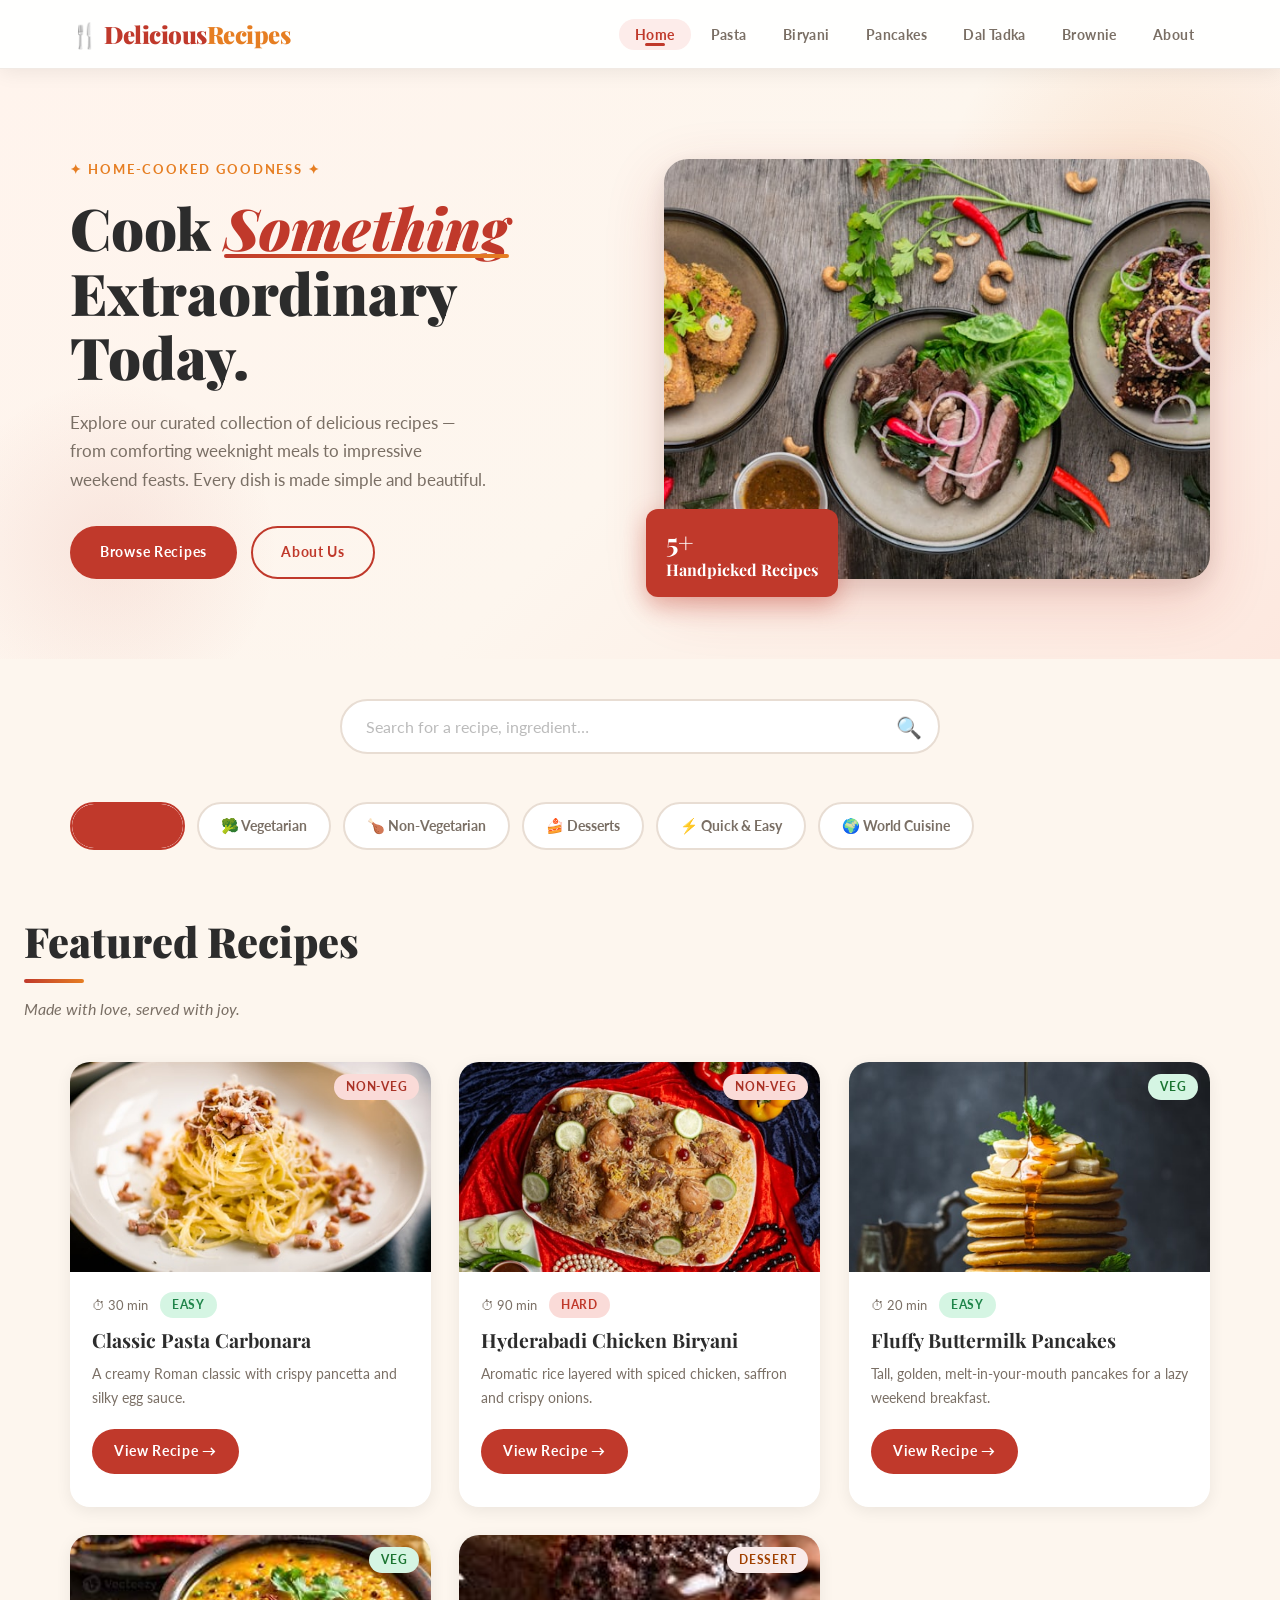
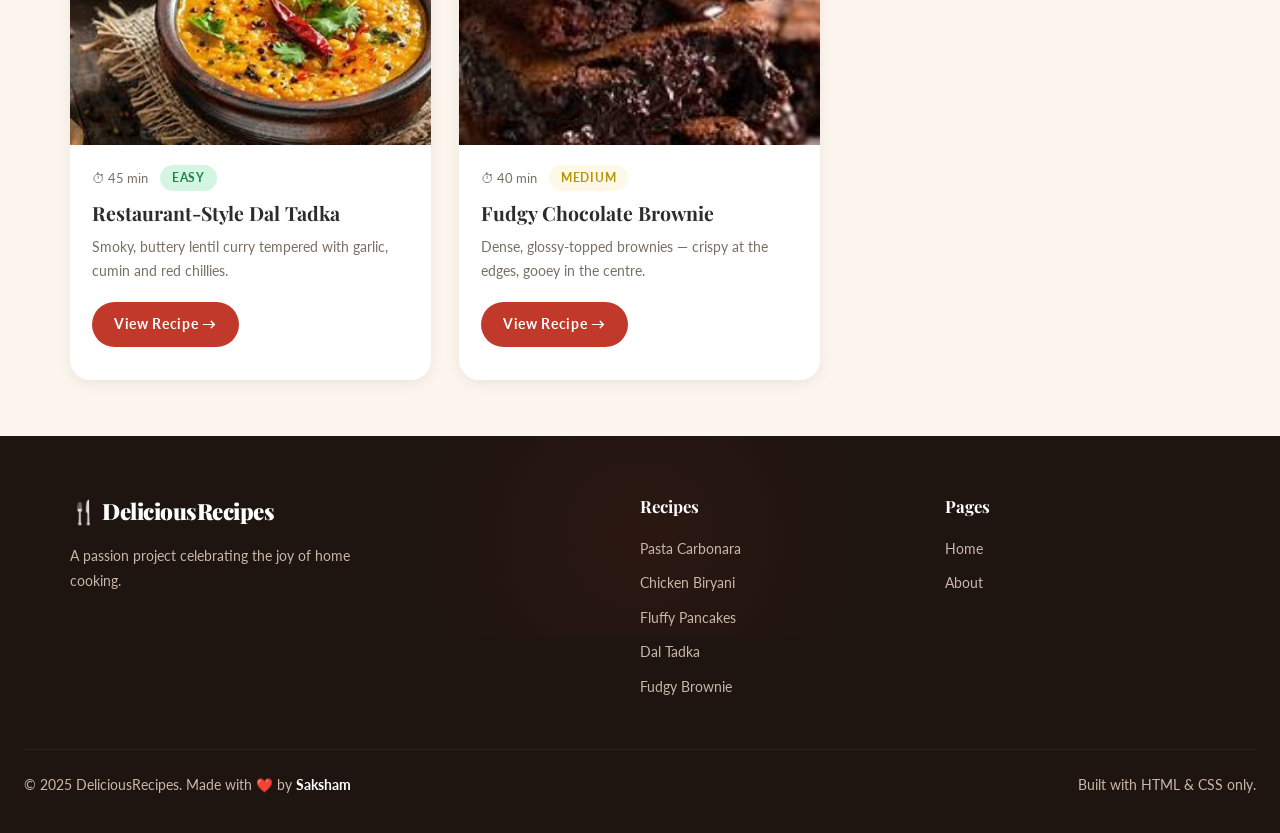
<file: index.html>
<!DOCTYPE html>
<html lang="en">
<head>
  <meta charset="UTF-8" />
  <meta name="viewport" content="width=device-width, initial-scale=1.0" />
  <title>Delicious Recipes – Home</title>
  <link rel="stylesheet" href="CSS/style.css" />
</head>
<body>

  <!-- NAVBAR -->
  <nav class="navbar">
    <div class="nav-inner">
      <a href="index.html" class="nav-logo">🍴 Delicious<span>Recipes</span></a>
      <ul class="nav-links">
        <li><a href="index.html" class="active">Home</a></li>
        <li><a href="recipe1.html">Pasta</a></li>
        <li><a href="recipe2.html">Biryani</a></li>
        <li><a href="recipe3.html">Pancakes</a></li>
        <li><a href="recipe4.html">Dal Tadka</a></li>
        <li><a href="recipe5.html">Brownie</a></li>
        <li><a href="about.html">About</a></li>
      </ul>
    </div>
  </nav>

  <!-- HERO -->
  <section class="hero">
    <div class="hero-inner container">
      <div class="hero-text">
        <p class="hero-eyebrow">✦ Home-Cooked Goodness</p>
        <h1 class="hero-title">
          Cook <em>Something</em><br>
          Extraordinary<br>Today.
        </h1>
        <p class="hero-desc">
          Explore our curated collection of delicious recipes — from comforting weeknight
          meals to impressive weekend feasts. Every dish is made simple and beautiful.
        </p>
        <div class="hero-actions">
          <a href="recipe1.html" class="btn btn-primary">Browse Recipes</a>
          <a href="about.html" class="btn btn-outline">About Us</a>
        </div>
      </div>
      <div class="hero-img-wrap">
        <img src="images/hero.jpg" alt="Delicious food spread" />
        <div class="hero-img-badge">
          <span>5+</span>
          Handpicked Recipes
        </div>
      </div>
    </div>
  </section>

  <!-- SEARCH BAR (UI only) -->
  <section class="search-section">
    <div class="search-wrap">
      <input type="text" placeholder="Search for a recipe, ingredient…" />
      <span class="search-icon">🔍</span>
    </div>
  </section>

  <!-- CATEGORY CHIPS -->
  <section class="categories-section">
    <div class="categories-grid">
      <span class="cat-chip active">All Recipes</span>
      <span class="cat-chip">🥦 Vegetarian</span>
      <span class="cat-chip">🍗 Non-Vegetarian</span>
      <span class="cat-chip">🍰 Desserts</span>
      <span class="cat-chip">⚡ Quick &amp; Easy</span>
      <span class="cat-chip">🌍 World Cuisine</span>
    </div>
  </section>

  <!-- FEATURED RECIPES GRID -->
  <section class="featured-section">
    <div class="container">
      <h2 class="section-title">Featured Recipes</h2>
      <p class="section-subtitle">Made with love, served with joy.</p>
      <div class="recipes-grid">

        <article class="recipe-card">
          <div class="recipe-card-img">
            <img src="images/pasta.jpg" alt="Classic Pasta Carbonara" />
            <span class="recipe-card-badge tag tag-nonveg">Non-Veg</span>
          </div>
          <div class="recipe-card-body">
            <div class="recipe-card-meta">
              <span>⏱ 30 min</span>
              <span class="tag tag-easy">Easy</span>
            </div>
            <h3 class="recipe-card-title">Classic Pasta Carbonara</h3>
            <p class="recipe-card-desc">A creamy Roman classic with crispy pancetta and silky egg sauce.</p>
            <a href="recipe1.html" class="btn btn-primary" style="padding:9px 20px;font-size:0.85rem;">View Recipe →</a>
          </div>
        </article>

        <article class="recipe-card">
          <div class="recipe-card-img">
            <img src="images/biryani.jpg" alt="Chicken Biryani" />
            <span class="recipe-card-badge tag tag-nonveg">Non-Veg</span>
          </div>
          <div class="recipe-card-body">
            <div class="recipe-card-meta">
              <span>⏱ 90 min</span>
              <span class="tag tag-hard">Hard</span>
            </div>
            <h3 class="recipe-card-title">Hyderabadi Chicken Biryani</h3>
            <p class="recipe-card-desc">Aromatic rice layered with spiced chicken, saffron and crispy onions.</p>
            <a href="recipe2.html" class="btn btn-primary" style="padding:9px 20px;font-size:0.85rem;">View Recipe →</a>
          </div>
        </article>

        <article class="recipe-card">
          <div class="recipe-card-img">
            <img src="images/pancakes.jpg" alt="Fluffy Pancakes" />
            <span class="recipe-card-badge tag tag-veg">Veg</span>
          </div>
          <div class="recipe-card-body">
            <div class="recipe-card-meta">
              <span>⏱ 20 min</span>
              <span class="tag tag-easy">Easy</span>
            </div>
            <h3 class="recipe-card-title">Fluffy Buttermilk Pancakes</h3>
            <p class="recipe-card-desc">Tall, golden, melt-in-your-mouth pancakes for a lazy weekend breakfast.</p>
            <a href="recipe3.html" class="btn btn-primary" style="padding:9px 20px;font-size:0.85rem;">View Recipe →</a>
          </div>
        </article>

        <article class="recipe-card">
          <div class="recipe-card-img">
            <img src="images/daltadka.jpg" alt="Dal Tadka" />
            <span class="recipe-card-badge tag tag-veg">Veg</span>
          </div>
          <div class="recipe-card-body">
            <div class="recipe-card-meta">
              <span>⏱ 45 min</span>
              <span class="tag tag-easy">Easy</span>
            </div>
            <h3 class="recipe-card-title">Restaurant-Style Dal Tadka</h3>
            <p class="recipe-card-desc">Smoky, buttery lentil curry tempered with garlic, cumin and red chillies.</p>
            <a href="recipe4.html" class="btn btn-primary" style="padding:9px 20px;font-size:0.85rem;">View Recipe →</a>
          </div>
        </article>

        <article class="recipe-card">
          <div class="recipe-card-img">
            <img src="images/brownie.jpg" alt="Fudgy Chocolate Brownie" />
            <span class="recipe-card-badge tag tag-dessert">Dessert</span>
          </div>
          <div class="recipe-card-body">
            <div class="recipe-card-meta">
              <span>⏱ 40 min</span>
              <span class="tag tag-medium">Medium</span>
            </div>
            <h3 class="recipe-card-title">Fudgy Chocolate Brownie</h3>
            <p class="recipe-card-desc">Dense, glossy-topped brownies — crispy at the edges, gooey in the centre.</p>
            <a href="recipe5.html" class="btn btn-primary" style="padding:9px 20px;font-size:0.85rem;">View Recipe →</a>
          </div>
        </article>

      </div>
    </div>
  </section>

  <!-- FOOTER -->
  <footer>
    <div class="footer-inner">
      <div class="footer-brand">
        <div class="nav-logo">🍴 Delicious<span style="color:var(--clr-accent)">Recipes</span></div>
        <p>A passion project celebrating the joy of home cooking.</p>
      </div>
      <div class="footer-col">
        <h4>Recipes</h4>
        <a href="recipe1.html">Pasta Carbonara</a>
        <a href="recipe2.html">Chicken Biryani</a>
        <a href="recipe3.html">Fluffy Pancakes</a>
        <a href="recipe4.html">Dal Tadka</a>
        <a href="recipe5.html">Fudgy Brownie</a>
      </div>
      <div class="footer-col">
        <h4>Pages</h4>
        <a href="index.html">Home</a>
        <a href="about.html">About</a>
      </div>
    </div>
    <div class="footer-bottom">
      <span>© 2025 DeliciousRecipes. Made with ❤️ by <strong style="color:#fff">Saksham</strong></span>
      <span>Built with HTML &amp; CSS only.</span>
    </div>
  </footer>

</body>
</html>
</file>
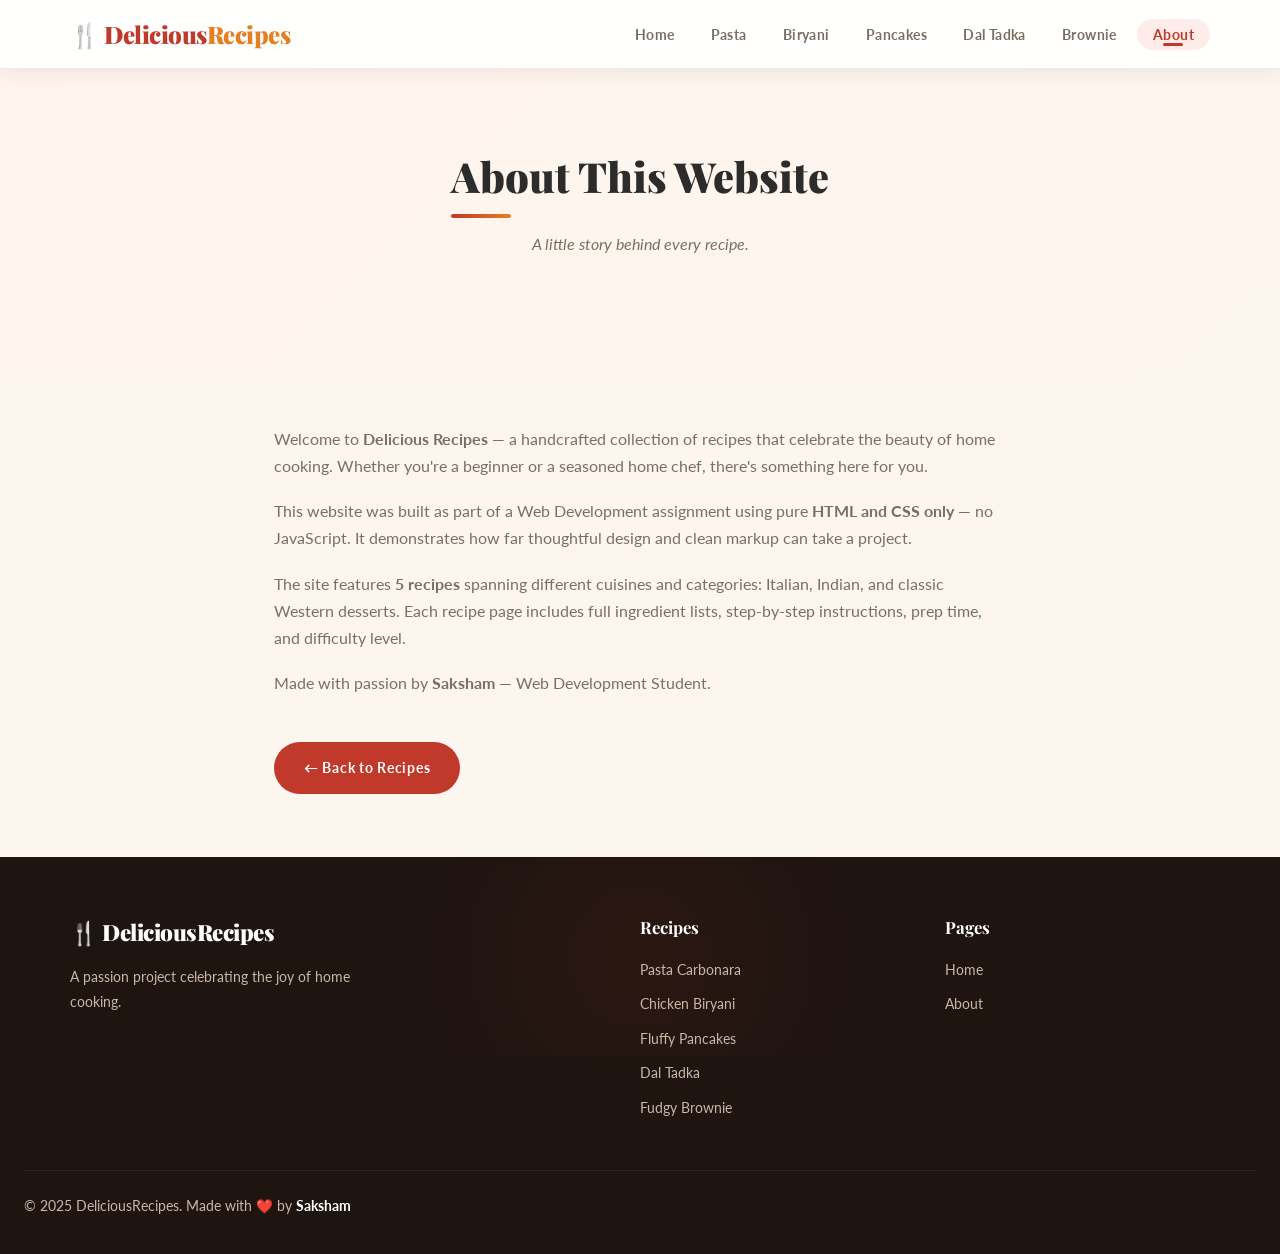
<file: about.html>
<!DOCTYPE html>
<html lang="en">
<head>
  <meta charset="UTF-8" />
  <meta name="viewport" content="width=device-width, initial-scale=1.0" />
  <title>About – Delicious Recipes</title>
  <link rel="stylesheet" href="CSS/style.css" />
</head>
<body>

  <nav class="navbar">
    <div class="nav-inner">
      <a href="index.html" class="nav-logo">🍴 Delicious<span>Recipes</span></a>
      <ul class="nav-links">
        <li><a href="index.html">Home</a></li>
        <li><a href="recipe1.html">Pasta</a></li>
        <li><a href="recipe2.html">Biryani</a></li>
        <li><a href="recipe3.html">Pancakes</a></li>
        <li><a href="recipe4.html">Dal Tadka</a></li>
        <li><a href="recipe5.html">Brownie</a></li>
        <li><a href="about.html" class="active">About</a></li>
      </ul>
    </div>
  </nav>

  <section class="page-header">
    <h1 class="section-title">About This Website</h1>
    <p class="section-subtitle">A little story behind every recipe.</p>
  </section>

  <section class="page-section">
    <p>
      Welcome to <strong>Delicious Recipes</strong> — a handcrafted collection of recipes
      that celebrate the beauty of home cooking. Whether you're a beginner or a seasoned
      home chef, there's something here for you.
    </p>
    <p>
      This website was built as part of a Web Development assignment using pure
      <strong>HTML and CSS only</strong> — no JavaScript. It demonstrates how far
      thoughtful design and clean markup can take a project.
    </p>
    <p>
      The site features <strong>5 recipes</strong> spanning different cuisines and
      categories: Italian, Indian, and classic Western desserts. Each recipe page includes
      full ingredient lists, step-by-step instructions, prep time, and difficulty level.
    </p>

   

    <p>Made with passion by <strong>Saksham</strong> — Web Development Student.</p>
    <br/>
    <a href="index.html" class="btn btn-primary">← Back to Recipes</a>
  </section>

  <footer>
    <div class="footer-inner">
      <div class="footer-brand">
        <div class="nav-logo">🍴 Delicious<span style="color:var(--clr-accent)">Recipes</span></div>
        <p>A passion project celebrating the joy of home cooking.</p>
      </div>
      <div class="footer-col">
        <h4>Recipes</h4>
        <a href="recipe1.html">Pasta Carbonara</a>
        <a href="recipe2.html">Chicken Biryani</a>
        <a href="recipe3.html">Fluffy Pancakes</a>
        <a href="recipe4.html">Dal Tadka</a>
        <a href="recipe5.html">Fudgy Brownie</a>
      </div>
      <div class="footer-col">
        <h4>Pages</h4>
        <a href="index.html">Home</a>
        <a href="about.html">About</a>
      </div>
    </div>
    <div class="footer-bottom">
      <span>© 2025 DeliciousRecipes. Made with ❤️ by <strong style="color:#fff">Saksham

      </strong></span>
    </div>
  </footer>

</body>
</html>
</file>
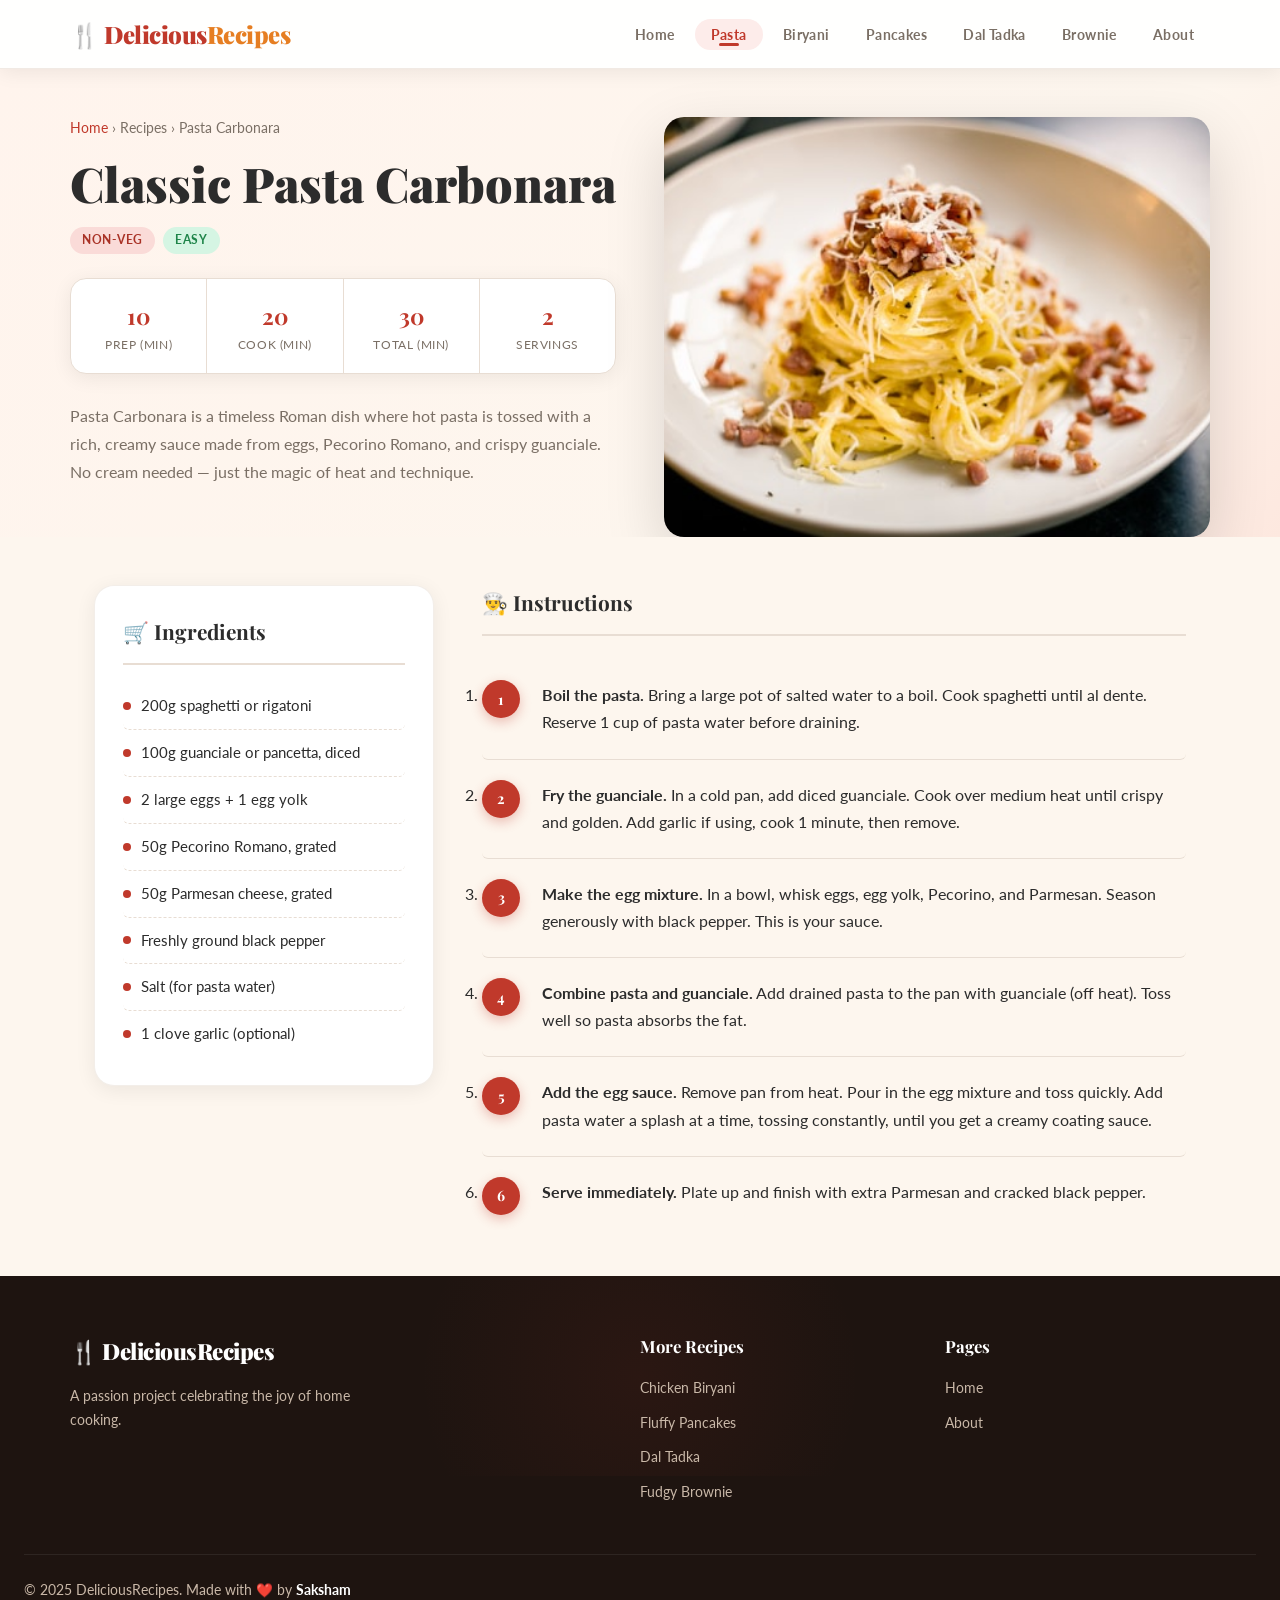
<file: recipe1.html>
<!DOCTYPE html>
<html lang="en">
<head>
  <meta charset="UTF-8" />
  <meta name="viewport" content="width=device-width, initial-scale=1.0" />
  <title>Pasta Carbonara – Delicious Recipes</title>
  <link rel="stylesheet" href="CSS/style.css" />
</head>
<body>

  <nav class="navbar">
    <div class="nav-inner">
      <a href="index.html" class="nav-logo">🍴 Delicious<span>Recipes</span></a>
      <ul class="nav-links">
        <li><a href="index.html">Home</a></li>
        <li><a href="recipe1.html" class="active">Pasta</a></li>
        <li><a href="recipe2.html">Biryani</a></li>
        <li><a href="recipe3.html">Pancakes</a></li>
        <li><a href="recipe4.html">Dal Tadka</a></li>
        <li><a href="recipe5.html">Brownie</a></li>
        <li><a href="about.html">About</a></li>
      </ul>
    </div>
  </nav>

  <section class="recipe-hero">
    <div class="recipe-hero-inner">
      <div>
        <p class="recipe-breadcrumb"><a href="index.html">Home</a> › Recipes › Pasta Carbonara</p>
        <h1 class="recipe-page-title">Classic Pasta Carbonara</h1>
        <div class="recipe-tags">
          <span class="tag tag-nonveg">Non-Veg</span>
          <span class="tag tag-easy">Easy</span>
        </div>
        <div class="recipe-stats">
          <div class="stat-item"><div class="stat-value">10</div><div class="stat-label">Prep (min)</div></div>
          <div class="stat-item"><div class="stat-value">20</div><div class="stat-label">Cook (min)</div></div>
          <div class="stat-item"><div class="stat-value">30</div><div class="stat-label">Total (min)</div></div>
          <div class="stat-item"><div class="stat-value">2</div><div class="stat-label">Servings</div></div>
        </div>
        <p class="recipe-desc-text">
          Pasta Carbonara is a timeless Roman dish where hot pasta is tossed with a rich,
          creamy sauce made from eggs, Pecorino Romano, and crispy guanciale. No cream needed —
          just the magic of heat and technique.
        </p>
      </div>
      <div>
        <img src="images/pasta.jpg" alt="Pasta Carbonara" class="recipe-main-img" />
      </div>
    </div>
  </section>

  <div class="recipe-content container">
    <aside class="ingredients-box">
      <h2 class="box-title">🛒 Ingredients</h2>
      <ul class="ingredients-list">
        <li>200g spaghetti or rigatoni</li>
        <li>100g guanciale or pancetta, diced</li>
        <li>2 large eggs + 1 egg yolk</li>
        <li>50g Pecorino Romano, grated</li>
        <li>50g Parmesan cheese, grated</li>
        <li>Freshly ground black pepper</li>
        <li>Salt (for pasta water)</li>
        <li>1 clove garlic (optional)</li>
      </ul>
    </aside>

    <section>
      <h2 class="box-title" style="margin-bottom:24px;">👨‍🍳 Instructions</h2>
      <ol class="instructions-list">
        <li><strong>Boil the pasta.</strong> Bring a large pot of salted water to a boil. Cook spaghetti until al dente. Reserve 1 cup of pasta water before draining.</li>
        <li><strong>Fry the guanciale.</strong> In a cold pan, add diced guanciale. Cook over medium heat until crispy and golden. Add garlic if using, cook 1 minute, then remove.</li>
        <li><strong>Make the egg mixture.</strong> In a bowl, whisk eggs, egg yolk, Pecorino, and Parmesan. Season generously with black pepper. This is your sauce.</li>
        <li><strong>Combine pasta and guanciale.</strong> Add drained pasta to the pan with guanciale (off heat). Toss well so pasta absorbs the fat.</li>
        <li><strong>Add the egg sauce.</strong> Remove pan from heat. Pour in the egg mixture and toss quickly. Add pasta water a splash at a time, tossing constantly, until you get a creamy coating sauce.</li>
        <li><strong>Serve immediately.</strong> Plate up and finish with extra Parmesan and cracked black pepper.</li>
      </ol>
    </section>
  </div>

  <footer>
    <div class="footer-inner">
      <div class="footer-brand">
        <div class="nav-logo">🍴 Delicious<span style="color:var(--clr-accent)">Recipes</span></div>
        <p>A passion project celebrating the joy of home cooking.</p>
      </div>
      <div class="footer-col">
        <h4>More Recipes</h4>
        <a href="recipe2.html">Chicken Biryani</a>
        <a href="recipe3.html">Fluffy Pancakes</a>
        <a href="recipe4.html">Dal Tadka</a>
        <a href="recipe5.html">Fudgy Brownie</a>
      </div>
      <div class="footer-col">
        <h4>Pages</h4>
        <a href="index.html">Home</a>
        <a href="about.html">About</a>
      </div>
    </div>
    <div class="footer-bottom">
      <span>© 2025 DeliciousRecipes. Made with ❤️ by <strong style="color:#fff">Saksham</strong></span>
    </div>
  </footer>

</body>
</html>
</file>
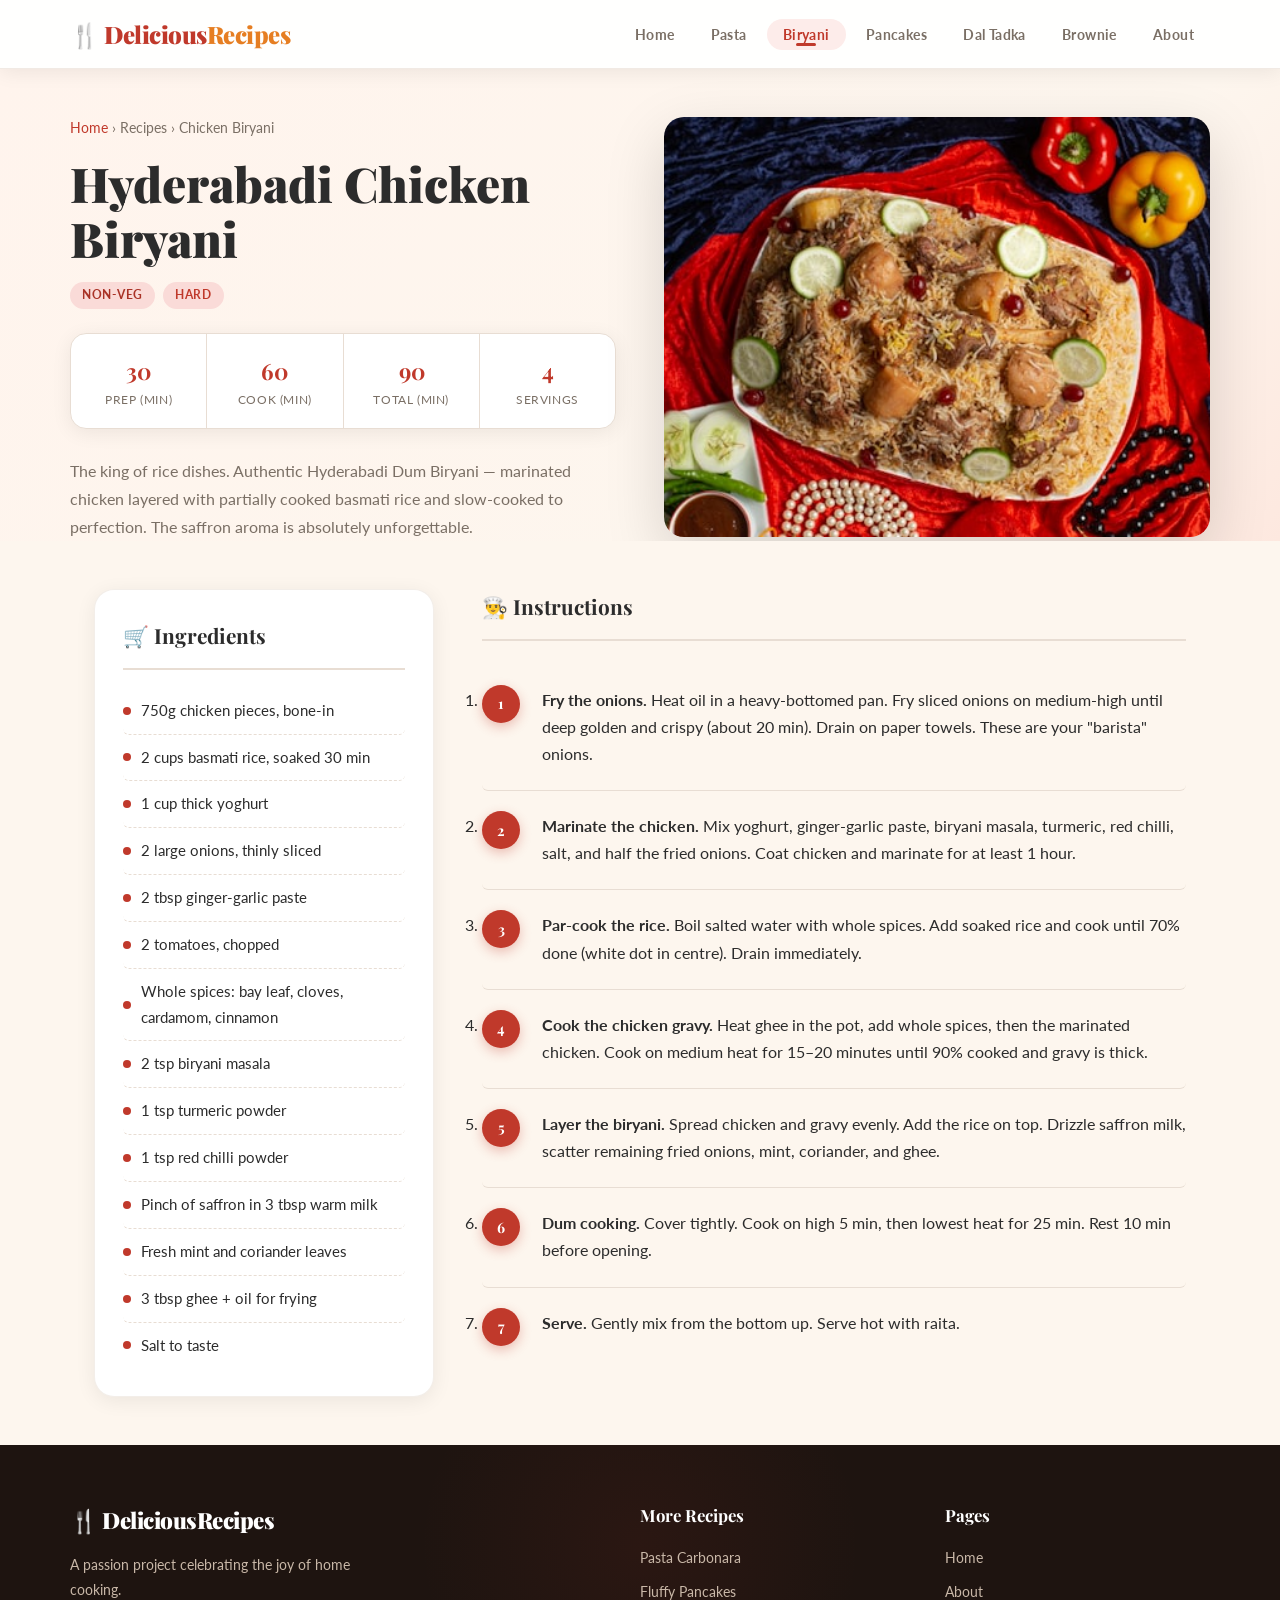
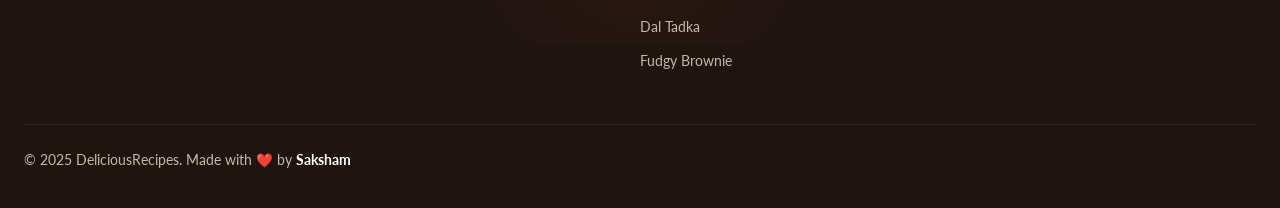
<file: recipe2.html>
<!DOCTYPE html>
<html lang="en">
<head>
  <meta charset="UTF-8" />
  <meta name="viewport" content="width=device-width, initial-scale=1.0" />
  <title>Chicken Biryani – Delicious Recipes</title>
  <link rel="stylesheet" href="CSS/style.css" />
</head>
<body>

  <nav class="navbar">
    <div class="nav-inner">
      <a href="index.html" class="nav-logo">🍴 Delicious<span>Recipes</span></a>
      <ul class="nav-links">
        <li><a href="index.html">Home</a></li>
        <li><a href="recipe1.html">Pasta</a></li>
        <li><a href="recipe2.html" class="active">Biryani</a></li>
        <li><a href="recipe3.html">Pancakes</a></li>
        <li><a href="recipe4.html">Dal Tadka</a></li>
        <li><a href="recipe5.html">Brownie</a></li>
        <li><a href="about.html">About</a></li>
      </ul>
    </div>
  </nav>

  <section class="recipe-hero">
    <div class="recipe-hero-inner">
      <div>
        <p class="recipe-breadcrumb"><a href="index.html">Home</a> › Recipes › Chicken Biryani</p>
        <h1 class="recipe-page-title">Hyderabadi Chicken Biryani</h1>
        <div class="recipe-tags">
          <span class="tag tag-nonveg">Non-Veg</span>
          <span class="tag tag-hard">Hard</span>
        </div>
        <div class="recipe-stats">
          <div class="stat-item"><div class="stat-value">30</div><div class="stat-label">Prep (min)</div></div>
          <div class="stat-item"><div class="stat-value">60</div><div class="stat-label">Cook (min)</div></div>
          <div class="stat-item"><div class="stat-value">90</div><div class="stat-label">Total (min)</div></div>
          <div class="stat-item"><div class="stat-value">4</div><div class="stat-label">Servings</div></div>
        </div>
        <p class="recipe-desc-text">
          The king of rice dishes. Authentic Hyderabadi Dum Biryani — marinated chicken
          layered with partially cooked basmati rice and slow-cooked to perfection.
          The saffron aroma is absolutely unforgettable.
        </p>
      </div>
      <div>
        <img src="images/biryani.jpg" alt="Chicken Biryani" class="recipe-main-img" />
      </div>
    </div>
  </section>

  <div class="recipe-content container">
    <aside class="ingredients-box">
      <h2 class="box-title">🛒 Ingredients</h2>
      <ul class="ingredients-list">
        <li>750g chicken pieces, bone-in</li>
        <li>2 cups basmati rice, soaked 30 min</li>
        <li>1 cup thick yoghurt</li>
        <li>2 large onions, thinly sliced</li>
        <li>2 tbsp ginger-garlic paste</li>
        <li>2 tomatoes, chopped</li>
        <li>Whole spices: bay leaf, cloves, cardamom, cinnamon</li>
        <li>2 tsp biryani masala</li>
        <li>1 tsp turmeric powder</li>
        <li>1 tsp red chilli powder</li>
        <li>Pinch of saffron in 3 tbsp warm milk</li>
        <li>Fresh mint and coriander leaves</li>
        <li>3 tbsp ghee + oil for frying</li>
        <li>Salt to taste</li>
      </ul>
    </aside>

    <section>
      <h2 class="box-title" style="margin-bottom:24px;">👨‍🍳 Instructions</h2>
      <ol class="instructions-list">
        <li><strong>Fry the onions.</strong> Heat oil in a heavy-bottomed pan. Fry sliced onions on medium-high until deep golden and crispy (about 20 min). Drain on paper towels. These are your "barista" onions.</li>
        <li><strong>Marinate the chicken.</strong> Mix yoghurt, ginger-garlic paste, biryani masala, turmeric, red chilli, salt, and half the fried onions. Coat chicken and marinate for at least 1 hour.</li>
        <li><strong>Par-cook the rice.</strong> Boil salted water with whole spices. Add soaked rice and cook until 70% done (white dot in centre). Drain immediately.</li>
        <li><strong>Cook the chicken gravy.</strong> Heat ghee in the pot, add whole spices, then the marinated chicken. Cook on medium heat for 15–20 minutes until 90% cooked and gravy is thick.</li>
        <li><strong>Layer the biryani.</strong> Spread chicken and gravy evenly. Add the rice on top. Drizzle saffron milk, scatter remaining fried onions, mint, coriander, and ghee.</li>
        <li><strong>Dum cooking.</strong> Cover tightly. Cook on high 5 min, then lowest heat for 25 min. Rest 10 min before opening.</li>
        <li><strong>Serve.</strong> Gently mix from the bottom up. Serve hot with raita.</li>
      </ol>
    </section>
  </div>

  <footer>
    <div class="footer-inner">
      <div class="footer-brand">
        <div class="nav-logo">🍴 Delicious<span style="color:var(--clr-accent)">Recipes</span></div>
        <p>A passion project celebrating the joy of home cooking.</p>
      </div>
      <div class="footer-col">
        <h4>More Recipes</h4>
        <a href="recipe1.html">Pasta Carbonara</a>
        <a href="recipe3.html">Fluffy Pancakes</a>
        <a href="recipe4.html">Dal Tadka</a>
        <a href="recipe5.html">Fudgy Brownie</a>
      </div>
      <div class="footer-col">
        <h4>Pages</h4>
        <a href="index.html">Home</a>
        <a href="about.html">About</a>
      </div>
    </div>
    <div class="footer-bottom">
      <span>© 2025 DeliciousRecipes. Made with ❤️ by <strong style="color:#fff">Saksham</strong></span>
    </div>
  </footer>

</body>
</html>
</file>
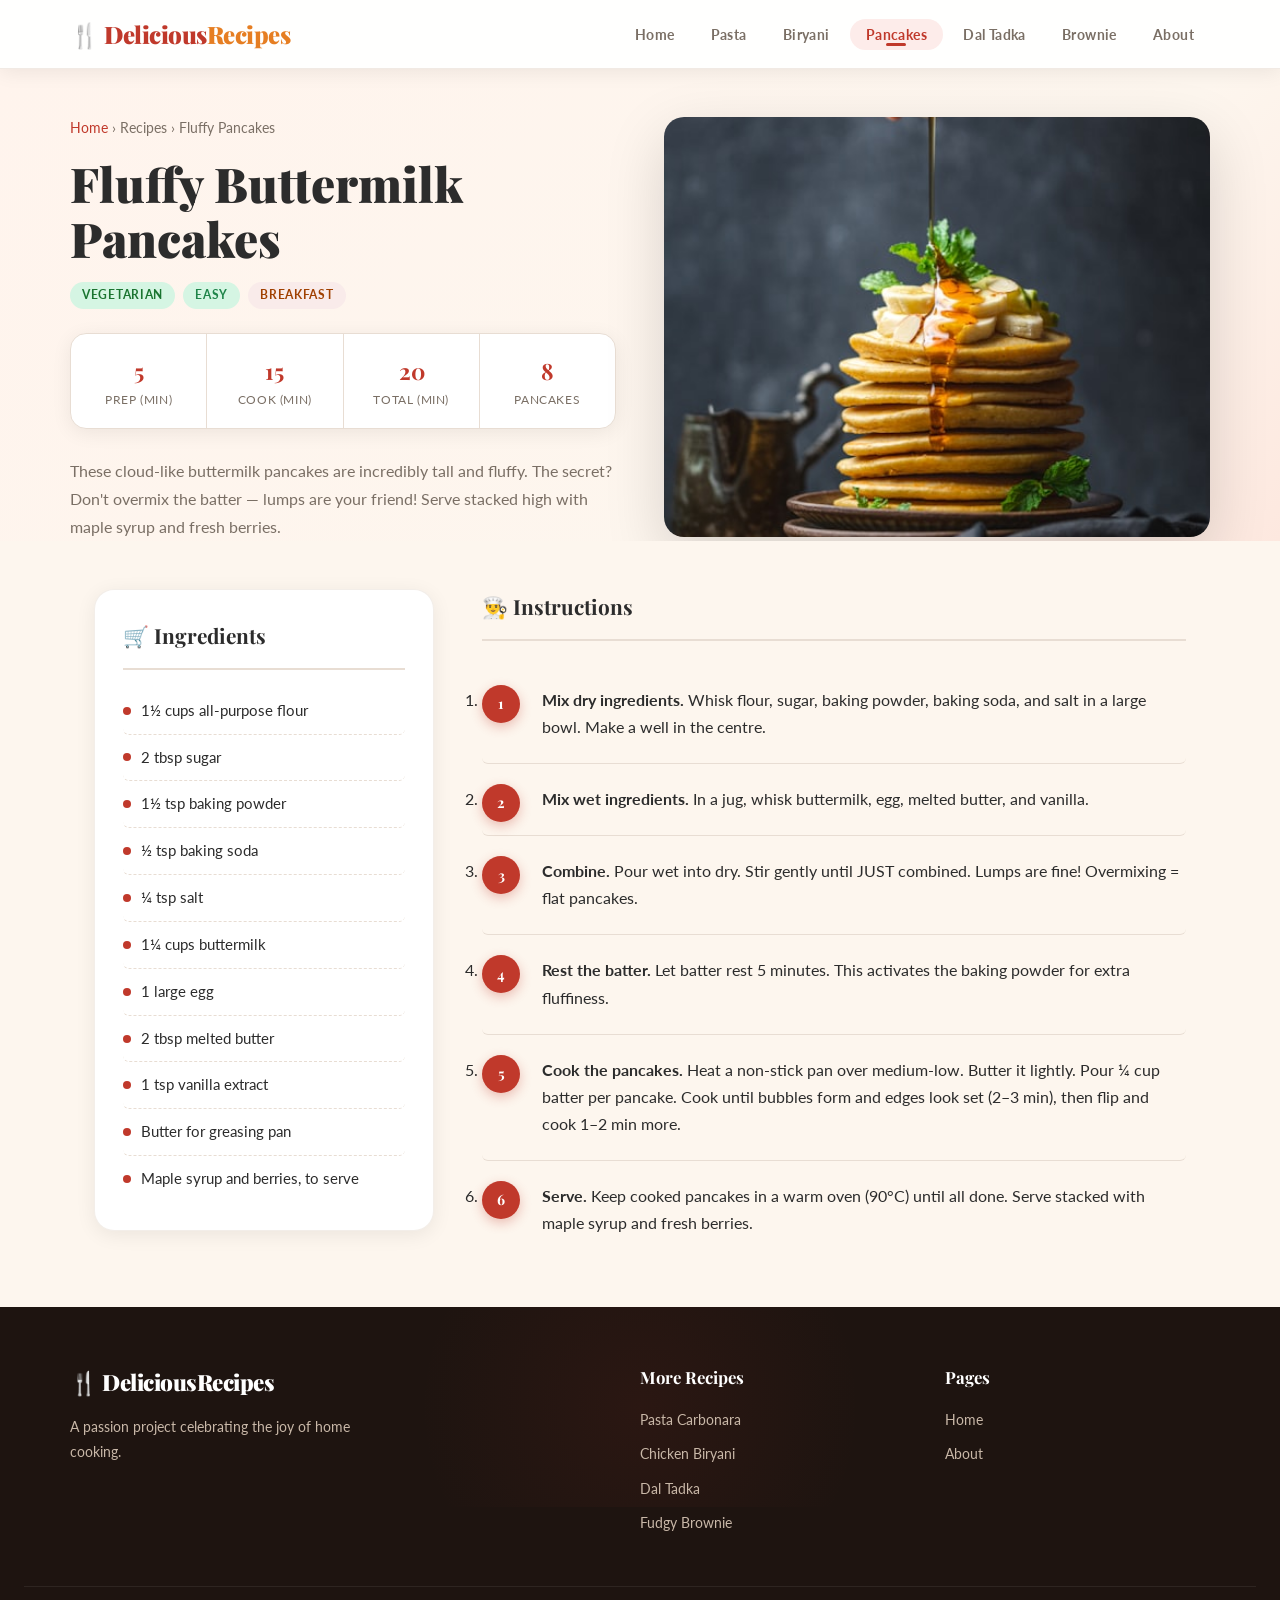
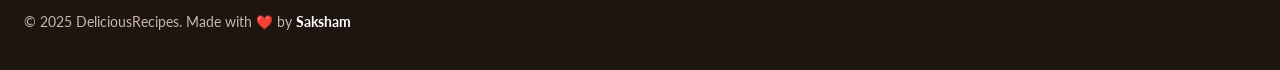
<file: recipe3.html>
<!DOCTYPE html>
<html lang="en">
<head>
  <meta charset="UTF-8" />
  <meta name="viewport" content="width=device-width, initial-scale=1.0" />
  <title>Fluffy Pancakes – Delicious Recipes</title>
  <link rel="stylesheet" href="CSS/style.css" />
</head>
<body>

  <nav class="navbar">
    <div class="nav-inner">
      <a href="index.html" class="nav-logo">🍴 Delicious<span>Recipes</span></a>
      <ul class="nav-links">
        <li><a href="index.html">Home</a></li>
        <li><a href="recipe1.html">Pasta</a></li>
        <li><a href="recipe2.html">Biryani</a></li>
        <li><a href="recipe3.html" class="active">Pancakes</a></li>
        <li><a href="recipe4.html">Dal Tadka</a></li>
        <li><a href="recipe5.html">Brownie</a></li>
        <li><a href="about.html">About</a></li>
      </ul>
    </div>
  </nav>

  <section class="recipe-hero">
    <div class="recipe-hero-inner">
      <div>
        <p class="recipe-breadcrumb"><a href="index.html">Home</a> › Recipes › Fluffy Pancakes</p>
        <h1 class="recipe-page-title">Fluffy Buttermilk Pancakes</h1>
        <div class="recipe-tags">
          <span class="tag tag-veg">Vegetarian</span>
          <span class="tag tag-easy">Easy</span>
          <span class="tag tag-dessert">Breakfast</span>
        </div>
        <div class="recipe-stats">
          <div class="stat-item"><div class="stat-value">5</div><div class="stat-label">Prep (min)</div></div>
          <div class="stat-item"><div class="stat-value">15</div><div class="stat-label">Cook (min)</div></div>
          <div class="stat-item"><div class="stat-value">20</div><div class="stat-label">Total (min)</div></div>
          <div class="stat-item"><div class="stat-value">8</div><div class="stat-label">Pancakes</div></div>
        </div>
        <p class="recipe-desc-text">
          These cloud-like buttermilk pancakes are incredibly tall and fluffy.
          The secret? Don't overmix the batter — lumps are your friend!
          Serve stacked high with maple syrup and fresh berries.
        </p>
      </div>
      <div>
        <img src="images/pancakes.jpg" alt="Fluffy Pancakes" class="recipe-main-img" />
      </div>
    </div>
  </section>

  <div class="recipe-content container">
    <aside class="ingredients-box">
      <h2 class="box-title">🛒 Ingredients</h2>
      <ul class="ingredients-list">
        <li>1½ cups all-purpose flour</li>
        <li>2 tbsp sugar</li>
        <li>1½ tsp baking powder</li>
        <li>½ tsp baking soda</li>
        <li>¼ tsp salt</li>
        <li>1¼ cups buttermilk</li>
        <li>1 large egg</li>
        <li>2 tbsp melted butter</li>
        <li>1 tsp vanilla extract</li>
        <li>Butter for greasing pan</li>
        <li>Maple syrup and berries, to serve</li>
      </ul>
    </aside>

    <section>
      <h2 class="box-title" style="margin-bottom:24px;">👨‍🍳 Instructions</h2>
      <ol class="instructions-list">
        <li><strong>Mix dry ingredients.</strong> Whisk flour, sugar, baking powder, baking soda, and salt in a large bowl. Make a well in the centre.</li>
        <li><strong>Mix wet ingredients.</strong> In a jug, whisk buttermilk, egg, melted butter, and vanilla.</li>
        <li><strong>Combine.</strong> Pour wet into dry. Stir gently until JUST combined. Lumps are fine! Overmixing = flat pancakes.</li>
        <li><strong>Rest the batter.</strong> Let batter rest 5 minutes. This activates the baking powder for extra fluffiness.</li>
        <li><strong>Cook the pancakes.</strong> Heat a non-stick pan over medium-low. Butter it lightly. Pour ¼ cup batter per pancake. Cook until bubbles form and edges look set (2–3 min), then flip and cook 1–2 min more.</li>
        <li><strong>Serve.</strong> Keep cooked pancakes in a warm oven (90°C) until all done. Serve stacked with maple syrup and fresh berries.</li>
      </ol>
    </section>
  </div>

  <footer>
    <div class="footer-inner">
      <div class="footer-brand">
        <div class="nav-logo">🍴 Delicious<span style="color:var(--clr-accent)">Recipes</span></div>
        <p>A passion project celebrating the joy of home cooking.</p>
      </div>
      <div class="footer-col">
        <h4>More Recipes</h4>
        <a href="recipe1.html">Pasta Carbonara</a>
        <a href="recipe2.html">Chicken Biryani</a>
        <a href="recipe4.html">Dal Tadka</a>
        <a href="recipe5.html">Fudgy Brownie</a>
      </div>
      <div class="footer-col">
        <h4>Pages</h4>
        <a href="index.html">Home</a>
        <a href="about.html">About</a>
      </div>
    </div>
    <div class="footer-bottom">
      <span>© 2025 DeliciousRecipes. Made with ❤️ by <strong style="color:#fff">Saksham</strong></span>
    </div>
  </footer>

</body>
</html>
</file>
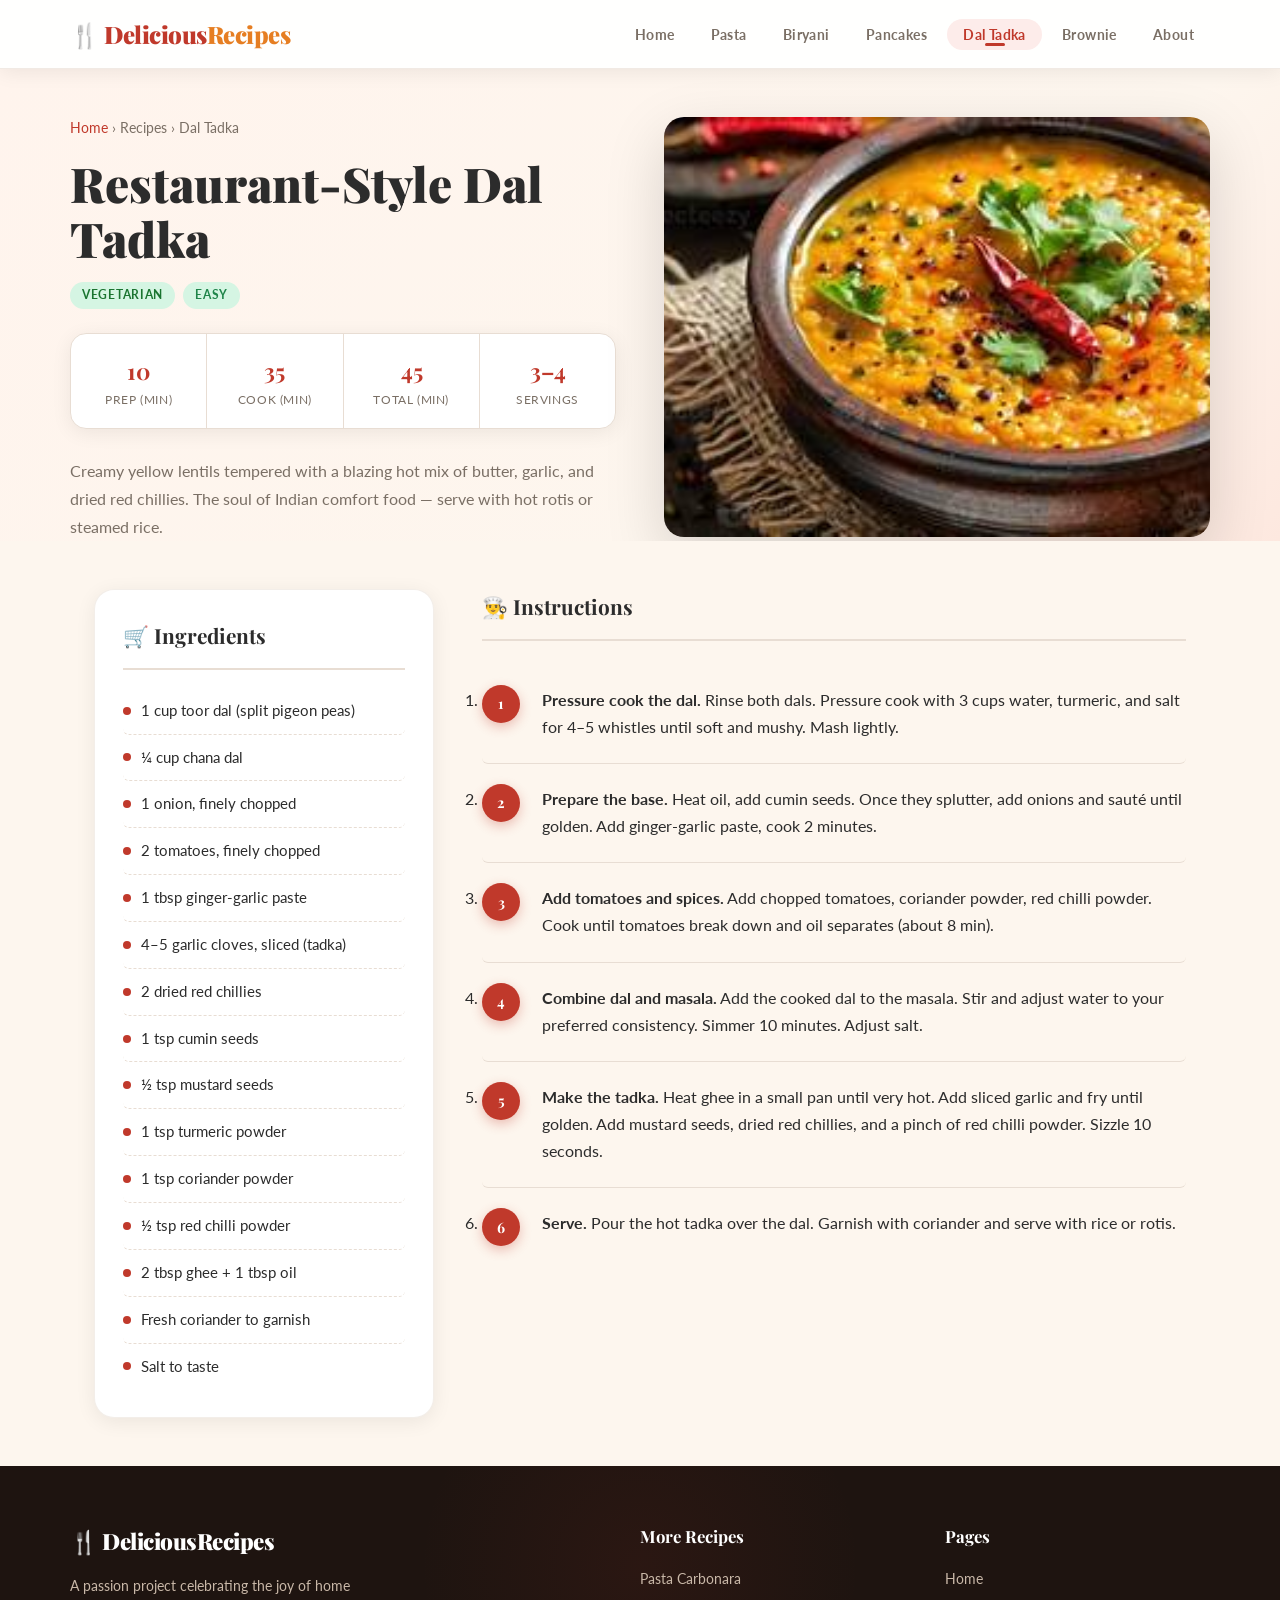
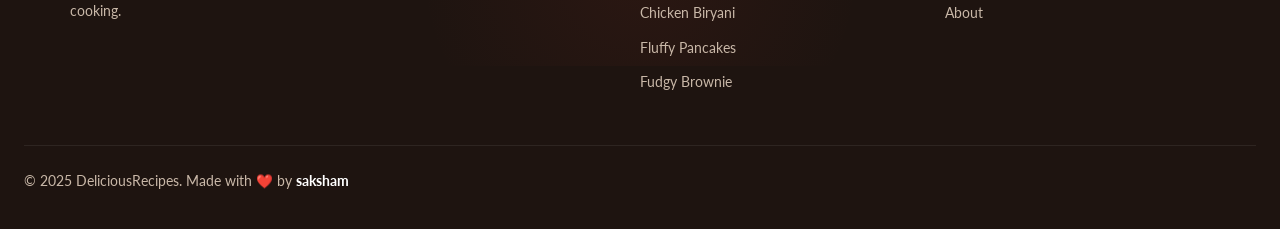
<file: recipe4.html>
<!DOCTYPE html>
<html lang="en">
<head>
  <meta charset="UTF-8" />
  <meta name="viewport" content="width=device-width, initial-scale=1.0" />
  <title>Dal Tadka – Delicious Recipes</title>
  <link rel="stylesheet" href="CSS/style.css" />
</head>
<body>

  <nav class="navbar">
    <div class="nav-inner">
      <a href="index.html" class="nav-logo">🍴 Delicious<span>Recipes</span></a>
      <ul class="nav-links">
        <li><a href="index.html">Home</a></li>
        <li><a href="recipe1.html">Pasta</a></li>
        <li><a href="recipe2.html">Biryani</a></li>
        <li><a href="recipe3.html">Pancakes</a></li>
        <li><a href="recipe4.html" class="active">Dal Tadka</a></li>
        <li><a href="recipe5.html">Brownie</a></li>
        <li><a href="about.html">About</a></li>
      </ul>
    </div>
  </nav>

  <section class="recipe-hero">
    <div class="recipe-hero-inner">
      <div>
        <p class="recipe-breadcrumb"><a href="index.html">Home</a> › Recipes › Dal Tadka</p>
        <h1 class="recipe-page-title">Restaurant-Style Dal Tadka</h1>
        <div class="recipe-tags">
          <span class="tag tag-veg">Vegetarian</span>
          <span class="tag tag-easy">Easy</span>
        </div>
        <div class="recipe-stats">
          <div class="stat-item"><div class="stat-value">10</div><div class="stat-label">Prep (min)</div></div>
          <div class="stat-item"><div class="stat-value">35</div><div class="stat-label">Cook (min)</div></div>
          <div class="stat-item"><div class="stat-value">45</div><div class="stat-label">Total (min)</div></div>
          <div class="stat-item"><div class="stat-value">3–4</div><div class="stat-label">Servings</div></div>
        </div>
        <p class="recipe-desc-text">
          Creamy yellow lentils tempered with a blazing hot mix of butter, garlic,
          and dried red chillies. The soul of Indian comfort food — serve with hot
          rotis or steamed rice.
        </p>
      </div>
      <div>
        <img src="images/daltadka.jpg" alt="Dal Tadka" class="recipe-main-img" />
      </div>
    </div>
  </section>

  <div class="recipe-content container">
    <aside class="ingredients-box">
      <h2 class="box-title">🛒 Ingredients</h2>
      <ul class="ingredients-list">
        <li>1 cup toor dal (split pigeon peas)</li>
        <li>¼ cup chana dal</li>
        <li>1 onion, finely chopped</li>
        <li>2 tomatoes, finely chopped</li>
        <li>1 tbsp ginger-garlic paste</li>
        <li>4–5 garlic cloves, sliced (tadka)</li>
        <li>2 dried red chillies</li>
        <li>1 tsp cumin seeds</li>
        <li>½ tsp mustard seeds</li>
        <li>1 tsp turmeric powder</li>
        <li>1 tsp coriander powder</li>
        <li>½ tsp red chilli powder</li>
        <li>2 tbsp ghee + 1 tbsp oil</li>
        <li>Fresh coriander to garnish</li>
        <li>Salt to taste</li>
      </ul>
    </aside>

    <section>
      <h2 class="box-title" style="margin-bottom:24px;">👨‍🍳 Instructions</h2>
      <ol class="instructions-list">
        <li><strong>Pressure cook the dal.</strong> Rinse both dals. Pressure cook with 3 cups water, turmeric, and salt for 4–5 whistles until soft and mushy. Mash lightly.</li>
        <li><strong>Prepare the base.</strong> Heat oil, add cumin seeds. Once they splutter, add onions and sauté until golden. Add ginger-garlic paste, cook 2 minutes.</li>
        <li><strong>Add tomatoes and spices.</strong> Add chopped tomatoes, coriander powder, red chilli powder. Cook until tomatoes break down and oil separates (about 8 min).</li>
        <li><strong>Combine dal and masala.</strong> Add the cooked dal to the masala. Stir and adjust water to your preferred consistency. Simmer 10 minutes. Adjust salt.</li>
        <li><strong>Make the tadka.</strong> Heat ghee in a small pan until very hot. Add sliced garlic and fry until golden. Add mustard seeds, dried red chillies, and a pinch of red chilli powder. Sizzle 10 seconds.</li>
        <li><strong>Serve.</strong> Pour the hot tadka over the dal. Garnish with coriander and serve with rice or rotis.</li>
      </ol>
    </section>
  </div>

  <footer>
    <div class="footer-inner">
      <div class="footer-brand">
        <div class="nav-logo">🍴 Delicious<span style="color:var(--clr-accent)">Recipes</span></div>
        <p>A passion project celebrating the joy of home cooking.</p>
      </div>
      <div class="footer-col">
        <h4>More Recipes</h4>
        <a href="recipe1.html">Pasta Carbonara</a>
        <a href="recipe2.html">Chicken Biryani</a>
        <a href="recipe3.html">Fluffy Pancakes</a>
        <a href="recipe5.html">Fudgy Brownie</a>
      </div>
      <div class="footer-col">
        <h4>Pages</h4>
        <a href="index.html">Home</a>
        <a href="about.html">About</a>
      </div>
    </div>
    <div class="footer-bottom">
      <span>© 2025 DeliciousRecipes. Made with ❤️ by <strong style="color:#fff">saksham</strong></span>
    </div>
  </footer>

</body>
</html>
</file>
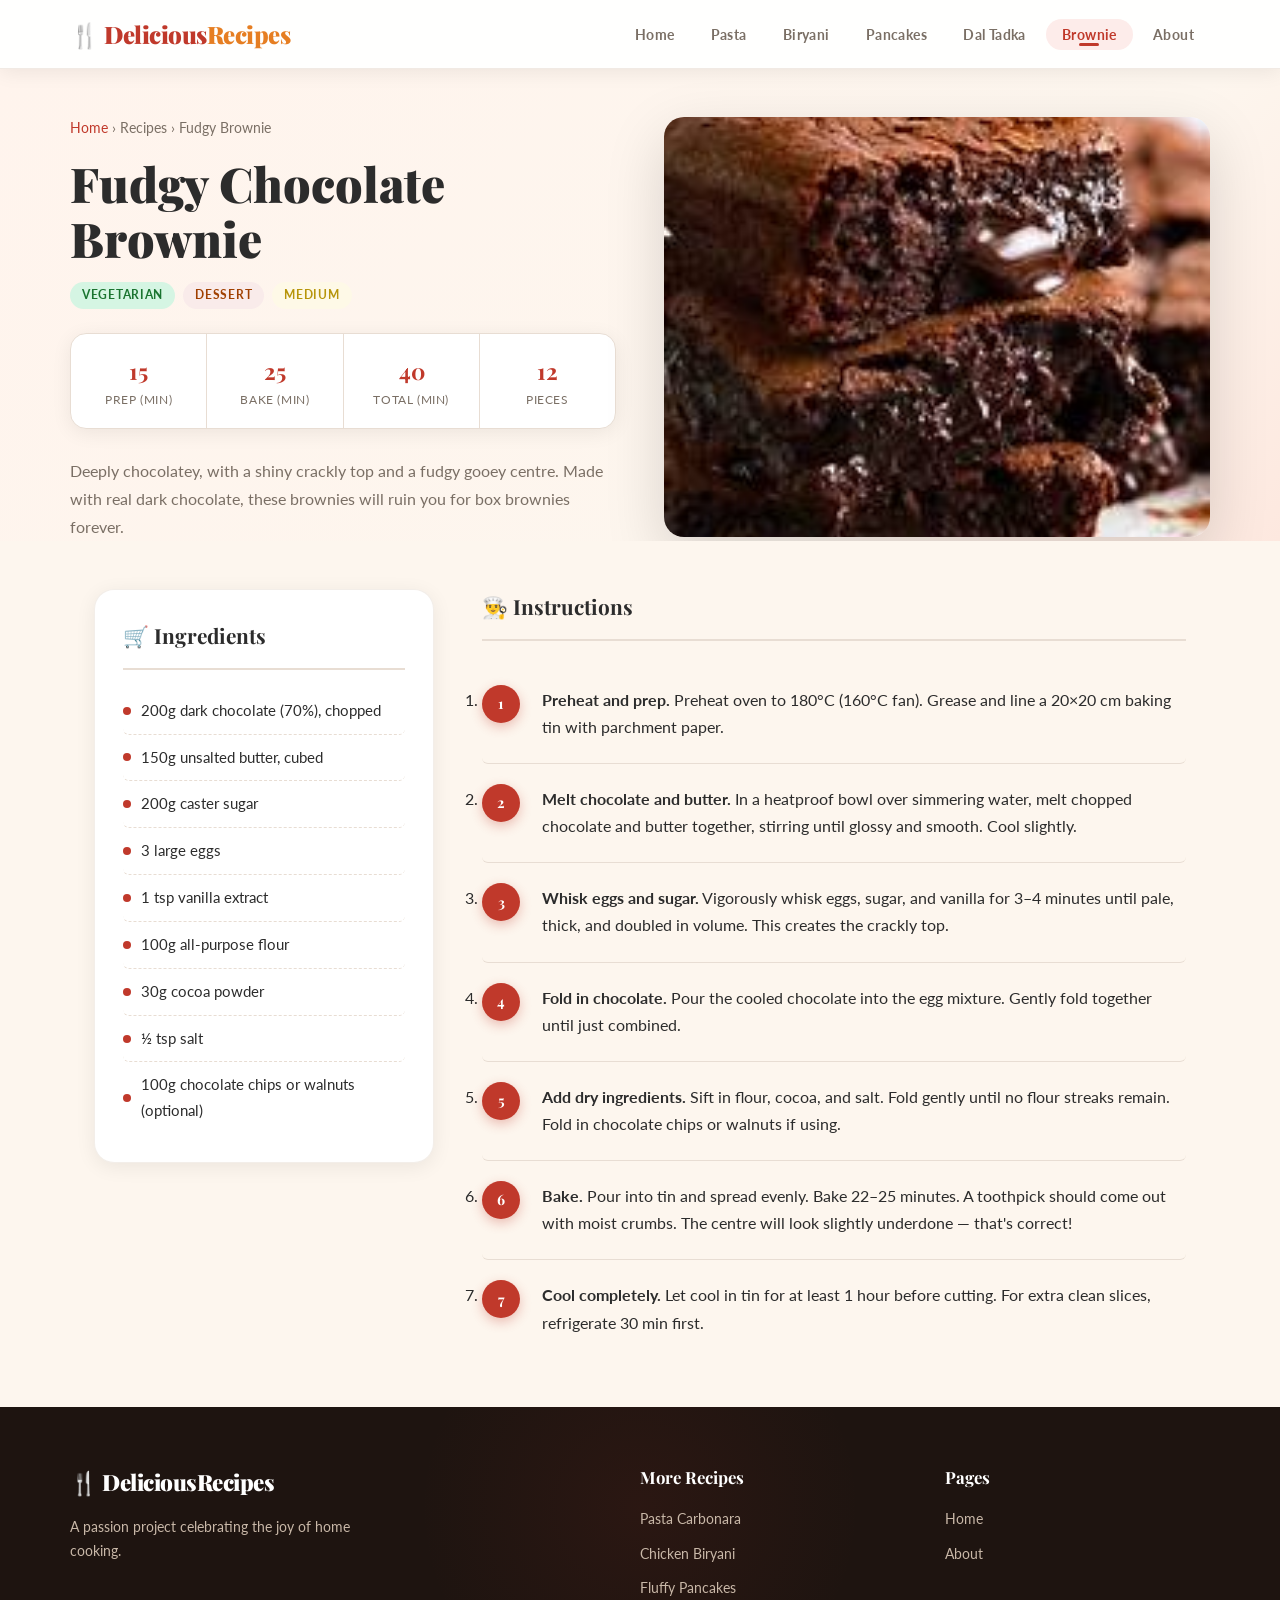
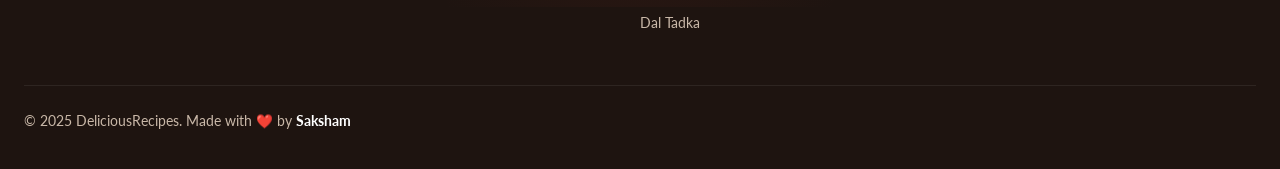
<file: recipe5.html>
<!DOCTYPE html>
<html lang="en">
<head>
  <meta charset="UTF-8" />
  <meta name="viewport" content="width=device-width, initial-scale=1.0" />
  <title>Fudgy Brownie – Delicious Recipes</title>
  <link rel="stylesheet" href="CSS/style.css" />
</head>
<body>

  <nav class="navbar">
    <div class="nav-inner">
      <a href="index.html" class="nav-logo">🍴 Delicious<span>Recipes</span></a>
      <ul class="nav-links">
        <li><a href="index.html">Home</a></li>
        <li><a href="recipe1.html">Pasta</a></li>
        <li><a href="recipe2.html">Biryani</a></li>
        <li><a href="recipe3.html">Pancakes</a></li>
        <li><a href="recipe4.html">Dal Tadka</a></li>
        <li><a href="recipe5.html" class="active">Brownie</a></li>
        <li><a href="about.html">About</a></li>
      </ul>
    </div>
  </nav>

  <section class="recipe-hero">
    <div class="recipe-hero-inner">
      <div>
        <p class="recipe-breadcrumb"><a href="index.html">Home</a> › Recipes › Fudgy Brownie</p>
        <h1 class="recipe-page-title">Fudgy Chocolate Brownie</h1>
        <div class="recipe-tags">
          <span class="tag tag-veg">Vegetarian</span>
          <span class="tag tag-dessert">Dessert</span>
          <span class="tag tag-medium">Medium</span>
        </div>
        <div class="recipe-stats">
          <div class="stat-item"><div class="stat-value">15</div><div class="stat-label">Prep (min)</div></div>
          <div class="stat-item"><div class="stat-value">25</div><div class="stat-label">Bake (min)</div></div>
          <div class="stat-item"><div class="stat-value">40</div><div class="stat-label">Total (min)</div></div>
          <div class="stat-item"><div class="stat-value">12</div><div class="stat-label">Pieces</div></div>
        </div>
        <p class="recipe-desc-text">
          Deeply chocolatey, with a shiny crackly top and a fudgy gooey centre.
          Made with real dark chocolate, these brownies will ruin you for
          box brownies forever.
        </p>
      </div>
      <div>
        <img src="images/brownie.jpg" alt="Fudgy Chocolate Brownie" class="recipe-main-img" />
      </div>
    </div>
  </section>

  <div class="recipe-content container">
    <aside class="ingredients-box">
      <h2 class="box-title">🛒 Ingredients</h2>
      <ul class="ingredients-list">
        <li>200g dark chocolate (70%), chopped</li>
        <li>150g unsalted butter, cubed</li>
        <li>200g caster sugar</li>
        <li>3 large eggs</li>
        <li>1 tsp vanilla extract</li>
        <li>100g all-purpose flour</li>
        <li>30g cocoa powder</li>
        <li>½ tsp salt</li>
        <li>100g chocolate chips or walnuts (optional)</li>
      </ul>
    </aside>

    <section>
      <h2 class="box-title" style="margin-bottom:24px;">👨‍🍳 Instructions</h2>
      <ol class="instructions-list">
        <li><strong>Preheat and prep.</strong> Preheat oven to 180°C (160°C fan). Grease and line a 20×20 cm baking tin with parchment paper.</li>
        <li><strong>Melt chocolate and butter.</strong> In a heatproof bowl over simmering water, melt chopped chocolate and butter together, stirring until glossy and smooth. Cool slightly.</li>
        <li><strong>Whisk eggs and sugar.</strong> Vigorously whisk eggs, sugar, and vanilla for 3–4 minutes until pale, thick, and doubled in volume. This creates the crackly top.</li>
        <li><strong>Fold in chocolate.</strong> Pour the cooled chocolate into the egg mixture. Gently fold together until just combined.</li>
        <li><strong>Add dry ingredients.</strong> Sift in flour, cocoa, and salt. Fold gently until no flour streaks remain. Fold in chocolate chips or walnuts if using.</li>
        <li><strong>Bake.</strong> Pour into tin and spread evenly. Bake 22–25 minutes. A toothpick should come out with moist crumbs. The centre will look slightly underdone — that's correct!</li>
        <li><strong>Cool completely.</strong> Let cool in tin for at least 1 hour before cutting. For extra clean slices, refrigerate 30 min first.</li>
      </ol>
    </section>
  </div>

  <footer>
    <div class="footer-inner">
      <div class="footer-brand">
        <div class="nav-logo">🍴 Delicious<span style="color:var(--clr-accent)">Recipes</span></div>
        <p>A passion project celebrating the joy of home cooking.</p>
      </div>
      <div class="footer-col">
        <h4>More Recipes</h4>
        <a href="recipe1.html">Pasta Carbonara</a>
        <a href="recipe2.html">Chicken Biryani</a>
        <a href="recipe3.html">Fluffy Pancakes</a>
        <a href="recipe4.html">Dal Tadka</a>
      </div>
      <div class="footer-col">
        <h4>Pages</h4>
        <a href="index.html">Home</a>
        <a href="about.html">About</a>
      </div>
    </div>
    <div class="footer-bottom">
      <span>© 2025 DeliciousRecipes. Made with ❤️ by <strong style="color:#fff">Saksham
      </strong></span>
    </div>
  </footer>

</body>
</html>
</file>
<file: CSS/style.css>
@import url('https://fonts.googleapis.com/css2?family=Playfair+Display:ital,wght@0,400;0,700;0,900;1,400&family=Lato:wght@300;400;700&display=swap');

/* ============================================================
   DELICIOUS RECIPES — ULTRA ANIMATED CSS
   Features: Falling food, waves, parallax, shimmer, bounce,
   ripple buttons, morphing cards, floating particles
   ============================================================ */

/* ---- Root Variables ---- */
:root {
  --bg: #fdf6ee;
  --card: #ffffff;
  --primary: #c0392b;
  --primary-dark: #96281b;
  --accent: #e67e22;
  --accent2: #f39c12;
  --text: #2c2c2c;
  --muted: #7a6f65;
  --border: #e8ddd3;
  --footer-bg: #1e1410;
  --footer-text: #c9b8a8;
  --ff-h: 'Playfair Display', Georgia, serif;
  --ff-b: 'Lato', sans-serif;
  --r: 12px;
  --ease: cubic-bezier(0.34, 1.56, 0.64, 1);
}

/* ---- Reset ---- */
*, *::before, *::after { box-sizing: border-box; margin: 0; padding: 0; }
html { scroll-behavior: smooth; }
body {
  background: var(--bg);
  color: var(--text);
  font-family: var(--ff-b);
  font-size: 16px;
  line-height: 1.7;
  overflow-x: hidden;
}
img { max-width: 100%; display: block; border-radius: var(--r); }
a { text-decoration: none; color: inherit; }
ul { list-style: none; }

/* ============================================================
   FALLING FOOD PARTICLES
   ============================================================ */
.food-canvas {
  position: fixed;
  top: 0; left: 0;
  width: 100%; height: 100%;
  pointer-events: none;
  z-index: 0;
  overflow: hidden;
}

.food-item {
  position: absolute;
  top: -80px;
  font-size: 28px;
  animation: freeFall linear infinite;
  opacity: 0;
  filter: drop-shadow(0 4px 8px rgba(0,0,0,0.12));
  user-select: none;
  pointer-events: none;
}

/* 20 food items, staggered positions & durations */
.food-item:nth-child(1)  { left:  4%; font-size:22px; animation-duration:8s;  animation-delay:0s; }
.food-item:nth-child(2)  { left:  9%; font-size:32px; animation-duration:11s; animation-delay:1.5s; }
.food-item:nth-child(3)  { left: 15%; font-size:20px; animation-duration:7s;  animation-delay:3s; }
.food-item:nth-child(4)  { left: 21%; font-size:30px; animation-duration:12s; animation-delay:0.8s; }
.food-item:nth-child(5)  { left: 28%; font-size:24px; animation-duration:9s;  animation-delay:5s; }
.food-item:nth-child(6)  { left: 35%; font-size:36px; animation-duration:10s; animation-delay:2s; }
.food-item:nth-child(7)  { left: 42%; font-size:22px; animation-duration:8.5s;animation-delay:7s; }
.food-item:nth-child(8)  { left: 48%; font-size:28px; animation-duration:13s; animation-delay:1s; }
.food-item:nth-child(9)  { left: 55%; font-size:20px; animation-duration:7.5s;animation-delay:4s; }
.food-item:nth-child(10) { left: 62%; font-size:34px; animation-duration:11s; animation-delay:6s; }
.food-item:nth-child(11) { left: 68%; font-size:26px; animation-duration:9.5s;animation-delay:2.5s; }
.food-item:nth-child(12) { left: 74%; font-size:22px; animation-duration:8s;  animation-delay:9s; }
.food-item:nth-child(13) { left: 80%; font-size:30px; animation-duration:10s; animation-delay:0.5s; }
.food-item:nth-child(14) { left: 86%; font-size:24px; animation-duration:12s; animation-delay:3.5s; }
.food-item:nth-child(15) { left: 92%; font-size:20px; animation-duration:7s;  animation-delay:8s; }
.food-item:nth-child(16) { left: 12%; font-size:26px; animation-duration:14s; animation-delay:4.5s; }
.food-item:nth-child(17) { left: 47%; font-size:32px; animation-duration:9s;  animation-delay:11s; }
.food-item:nth-child(18) { left: 58%; font-size:22px; animation-duration:10s; animation-delay:6.5s; }
.food-item:nth-child(19) { left: 33%; font-size:28px; animation-duration:8s;  animation-delay:13s; }
.food-item:nth-child(20) { left: 75%; font-size:24px; animation-duration:11s; animation-delay:2.8s; }

@keyframes freeFall {
  0%   { transform: translateY(0) rotate(0deg); opacity: 0; }
  5%   { opacity: 0.85; }
  85%  { opacity: 0.7; }
  95%  { opacity: 0; }
  100% { transform: translateY(110vh) rotate(720deg); opacity: 0; }
}

/* ============================================================
   WAVE SVG AT BOTTOM OF SECTIONS
   ============================================================ */
.wave-divider {
  position: relative;
  height: 60px;
  overflow: hidden;
  line-height: 0;
}
.wave-divider svg {
  position: absolute;
  bottom: 0;
  width: 200%;
  height: 100%;
  animation: waveSlide 6s linear infinite;
}
@keyframes waveSlide {
  0%   { transform: translateX(0); }
  100% { transform: translateX(-50%); }
}

.wave-divider-top {
  position: relative;
  height: 60px;
  overflow: hidden;
  line-height: 0;
}
.wave-divider-top svg {
  position: absolute;
  top: 0;
  width: 200%;
  height: 100%;
  animation: waveSlide 8s linear infinite reverse;
}

/* Liquid wave (animated path) on hero */
.hero-wave {
  position: absolute;
  bottom: -2px;
  left: 0;
  width: 100%;
  overflow: hidden;
  line-height: 0;
  z-index: 2;
}
.hero-wave svg { width: 200%; animation: waveSlide 7s linear infinite; }

/* ============================================================
   DRIPPING SAUCE ANIMATION
   ============================================================ */
.drip-container {
  position: relative;
  overflow: visible;
}
.drip-container::after {
  content: '';
  position: absolute;
  top: 100%;
  left: 50%;
  transform: translateX(-50%);
  width: 4px;
  height: 0;
  background: linear-gradient(to bottom, var(--primary), transparent);
  border-radius: 0 0 4px 4px;
  animation: drip 3s ease-in-out infinite;
  transform-origin: top center;
}
@keyframes drip {
  0%   { height: 0; opacity: 1; top: 100%; }
  60%  { height: 40px; opacity: 1; }
  80%  { height: 44px; opacity: 0.6; }
  100% { height: 48px; opacity: 0; top: 105%; }
}

/* ============================================================
   NAVBAR — animated underline + sticky shimmer
   ============================================================ */
.navbar {
  background: rgba(255,255,255,0.92);
  backdrop-filter: blur(12px);
  -webkit-backdrop-filter: blur(12px);
  box-shadow: 0 2px 20px rgba(0,0,0,0.08);
  position: sticky;
  top: 0;
  z-index: 100;
  padding: 0 24px;
  border-bottom: 1px solid rgba(232,221,211,0.6);
  animation: navSlideDown 0.6s var(--ease) both;
}
@keyframes navSlideDown {
  from { transform: translateY(-100%); opacity: 0; }
  to   { transform: translateY(0); opacity: 1; }
}
.nav-inner {
  max-width: 1140px;
  margin: 0 auto;
  display: flex;
  align-items: center;
  justify-content: space-between;
  height: 68px;
}
.nav-logo {
  font-family: var(--ff-h);
  font-size: 1.5rem;
  font-weight: 900;
  color: var(--primary);
  letter-spacing: -0.5px;
  transition: transform 0.3s var(--ease);
}
.nav-logo:hover { transform: scale(1.06) rotate(-1deg); }
.nav-logo span { color: var(--accent); }

.nav-links { display: flex; gap: 4px; align-items: center; }
.nav-links a {
  padding: 7px 16px;
  border-radius: 50px;
  font-weight: 700;
  font-size: 0.88rem;
  color: var(--muted);
  letter-spacing: 0.03em;
  position: relative;
  overflow: hidden;
  transition: color 0.25s, background 0.25s;
}
/* Ripple on nav links */
.nav-links a::before {
  content: '';
  position: absolute;
  top: 50%; left: 50%;
  width: 0; height: 0;
  background: rgba(192,57,43,0.15);
  border-radius: 50%;
  transform: translate(-50%,-50%);
  transition: width 0.4s ease, height 0.4s ease, opacity 0.4s ease;
  opacity: 0;
}
.nav-links a:hover::before { width: 120px; height: 120px; opacity: 1; }
.nav-links a:hover, .nav-links a.active {
  color: var(--primary);
  background: #fdecea;
}
/* Active underline wiggle */
.nav-links a.active::after {
  content: '';
  position: absolute;
  bottom: 4px; left: 50%;
  transform: translateX(-50%);
  width: 20px; height: 3px;
  background: var(--primary);
  border-radius: 2px;
  animation: underlineWiggle 2s ease-in-out infinite;
}
@keyframes underlineWiggle {
  0%,100% { width: 20px; }
  50% { width: 32px; }
}

/* ============================================================
   HERO SECTION — parallax + entrance animations
   ============================================================ */
.hero {
  background: linear-gradient(135deg, #fff4ed 0%, #fdf6ee 55%, #fde8df 100%);
  padding: 90px 24px 80px;
  overflow: hidden;
  position: relative;
  z-index: 1;
}

/* Floating blobs behind hero */
.hero::before {
  content: '';
  position: absolute;
  top: -80px; right: -80px;
  width: 420px; height: 420px;
  background: radial-gradient(circle, rgba(230,126,34,0.13) 0%, transparent 70%);
  border-radius: 50%;
  animation: blobFloat 8s ease-in-out infinite;
}
.hero::after {
  content: '';
  position: absolute;
  bottom: -60px; left: -60px;
  width: 340px; height: 340px;
  background: radial-gradient(circle, rgba(192,57,43,0.09) 0%, transparent 70%);
  border-radius: 50%;
  animation: blobFloat 10s ease-in-out infinite reverse;
}
@keyframes blobFloat {
  0%,100% { transform: translate(0,0) scale(1); }
  33%     { transform: translate(20px,-15px) scale(1.05); }
  66%     { transform: translate(-10px,10px) scale(0.97); }
}

.hero-inner {
  max-width: 1140px;
  margin: 0 auto;
  display: grid;
  grid-template-columns: 1fr 1fr;
  gap: 48px;
  align-items: center;
  position: relative;
  z-index: 1;
}

.hero-eyebrow {
  font-size: 0.8rem;
  font-weight: 700;
  text-transform: uppercase;
  letter-spacing: 0.15em;
  color: var(--accent);
  margin-bottom: 14px;
  animation: fadeInUp 0.5s 0.1s both;
}
/* Typewriter shimmer on eyebrow text */
.hero-eyebrow::after {
  content: ' ✦';
  animation: sparkleLoop 2s ease-in-out infinite;
}
@keyframes sparkleLoop {
  0%,100% { opacity: 1; transform: scale(1); }
  50%     { opacity: 0.3; transform: scale(1.4); }
}

.hero-title {
  font-family: var(--ff-h);
  font-size: clamp(2.2rem, 5vw, 3.6rem);
  font-weight: 900;
  line-height: 1.12;
  margin-bottom: 20px;
  color: var(--text);
  animation: fadeInUp 0.6s 0.2s both;
}
.hero-title em {
  font-style: italic;
  color: var(--primary);
  position: relative;
  display: inline-block;
  animation: titlePulse 3s ease-in-out infinite;
}
@keyframes titlePulse {
  0%,100% { color: var(--primary); }
  50%     { color: var(--accent); }
}
/* Underline swipe on hero title em */
.hero-title em::after {
  content: '';
  position: absolute;
  bottom: 2px; left: 0;
  width: 100%; height: 4px;
  background: linear-gradient(90deg, var(--primary), var(--accent), var(--primary));
  background-size: 200% 100%;
  border-radius: 2px;
  animation: gradientSlide 2s linear infinite;
}
@keyframes gradientSlide {
  0%   { background-position: 0% 50%; }
  100% { background-position: 200% 50%; }
}

.hero-desc {
  color: var(--muted);
  font-size: 1.05rem;
  margin-bottom: 32px;
  max-width: 420px;
  animation: fadeInUp 0.6s 0.3s both;
}
.hero-actions { display: flex; gap: 14px; flex-wrap: wrap; animation: fadeInUp 0.6s 0.4s both; }

.hero-img-wrap {
  position: relative;
  animation: fadeInScale 0.8s 0.4s both;
}
@keyframes fadeInScale {
  from { opacity: 0; transform: scale(0.9) translateY(20px); }
  to   { opacity: 1; transform: scale(1) translateY(0); }
}
.hero-img-wrap img {
  width: 100%;
  height: 420px;
  object-fit: cover;
  border-radius: 24px;
  box-shadow: 0 20px 60px rgba(192,57,43,0.2), 0 8px 24px rgba(0,0,0,0.1);
  transition: transform 0.5s var(--ease), box-shadow 0.5s ease;
}
.hero-img-wrap:hover img {
  transform: scale(1.02) rotate(0.5deg);
  box-shadow: 0 28px 80px rgba(192,57,43,0.28), 0 12px 32px rgba(0,0,0,0.13);
}
.hero-img-badge {
  position: absolute;
  bottom: -18px; left: -18px;
  background: var(--primary);
  color: #fff;
  border-radius: var(--r);
  padding: 16px 20px;
  font-family: var(--ff-h);
  font-size: 1rem;
  font-weight: 700;
  box-shadow: 0 8px 24px rgba(192,57,43,0.4);
  line-height: 1.3;
  animation: badgeBounce 4s ease-in-out infinite;
}
.hero-img-badge span { font-size: 1.7rem; display: block; }
@keyframes badgeBounce {
  0%,100% { transform: translateY(0) rotate(-2deg); }
  50%     { transform: translateY(-8px) rotate(2deg); }
}

/* ============================================================
   BUTTONS — ripple + spring
   ============================================================ */
.btn {
  display: inline-block;
  padding: 12px 28px;
  border-radius: 50px;
  font-family: var(--ff-b);
  font-weight: 700;
  font-size: 0.9rem;
  letter-spacing: 0.05em;
  cursor: pointer;
  transition: all 0.3s var(--ease);
  border: 2px solid transparent;
  position: relative;
  overflow: hidden;
}
.btn::after {
  content: '';
  position: absolute;
  top: 50%; left: 50%;
  width: 0; height: 0;
  background: rgba(255,255,255,0.35);
  border-radius: 50%;
  transform: translate(-50%,-50%);
  transition: width 0.5s ease, height 0.5s ease, opacity 0.5s ease;
  opacity: 0;
}
.btn:active::after { width: 200px; height: 200px; opacity: 0; transition: 0s; }
.btn-primary { background: var(--primary); color: #fff; }
.btn-primary:hover {
  background: var(--primary-dark);
  transform: translateY(-3px) scale(1.03);
  box-shadow: 0 10px 28px rgba(192,57,43,0.4);
}
.btn-primary:active { transform: translateY(0) scale(0.97); }
.btn-outline { background: transparent; border-color: var(--primary); color: var(--primary); }
.btn-outline:hover {
  background: var(--primary);
  color: #fff;
  transform: translateY(-3px) scale(1.03);
}

/* Shimmer on btn-primary */
.btn-primary::before {
  content: '';
  position: absolute;
  top: 0; left: -60%;
  width: 40%; height: 100%;
  background: linear-gradient(90deg, transparent, rgba(255,255,255,0.3), transparent);
  transform: skewX(-20deg);
  animation: btnShimmer 3s ease-in-out infinite;
}
@keyframes btnShimmer {
  0%   { left: -60%; }
  60%  { left: 130%; }
  100% { left: 130%; }
}

/* ============================================================
   SEARCH BAR — animated focus glow
   ============================================================ */
.search-section { padding: 40px 24px 0; position: relative; z-index: 1; }
.search-wrap { max-width: 600px; margin: 0 auto; position: relative; }
.search-wrap input {
  width: 100%;
  padding: 16px 60px 16px 24px;
  border: 2px solid var(--border);
  border-radius: 50px;
  font-family: var(--ff-b);
  font-size: 1rem;
  background: #fff;
  color: var(--text);
  outline: none;
  transition: border-color 0.3s, box-shadow 0.3s, transform 0.2s var(--ease);
}
.search-wrap input:focus {
  border-color: var(--primary);
  box-shadow: 0 0 0 5px rgba(192,57,43,0.12), 0 8px 24px rgba(0,0,0,0.08);
  transform: scaleX(1.01);
}
.search-wrap input::placeholder { color: #bbb; }
.search-icon {
  position: absolute;
  right: 18px; top: 50%;
  transform: translateY(-50%);
  font-size: 1.3rem;
  color: var(--muted);
  transition: transform 0.3s var(--ease), color 0.3s;
}
.search-wrap:focus-within .search-icon {
  transform: translateY(-50%) scale(1.2);
  color: var(--primary);
}

/* ============================================================
   CATEGORY CHIPS — bounce hover
   ============================================================ */
.categories-section { padding: 48px 24px 0; position: relative; z-index: 1; }
.categories-grid {
  max-width: 1140px;
  margin: 0 auto;
  display: flex;
  gap: 12px;
  flex-wrap: wrap;
}
.cat-chip {
  padding: 10px 22px;
  border-radius: 50px;
  border: 2px solid var(--border);
  background: #fff;
  font-weight: 700;
  font-size: 0.9rem;
  cursor: pointer;
  transition: all 0.3s var(--ease);
  color: var(--muted);
  position: relative;
  overflow: hidden;
}
.cat-chip::before {
  content: '';
  position: absolute;
  inset: 0;
  background: var(--primary);
  border-radius: 50px;
  transform: scale(0);
  transition: transform 0.35s var(--ease);
  z-index: 0;
}
.cat-chip:hover, .cat-chip.active { border-color: var(--primary); color: #fff; }
.cat-chip:hover::before, .cat-chip.active::before { transform: scale(1); }
.cat-chip span, .cat-chip { position: relative; z-index: 1; }
.cat-chip:hover { transform: translateY(-3px) scale(1.06); }
.cat-chip:active { transform: translateY(1px) scale(0.97); }

/* Animate chips in */
.cat-chip:nth-child(1) { animation: popIn 0.4s 0.1s both; }
.cat-chip:nth-child(2) { animation: popIn 0.4s 0.18s both; }
.cat-chip:nth-child(3) { animation: popIn 0.4s 0.26s both; }
.cat-chip:nth-child(4) { animation: popIn 0.4s 0.34s both; }
.cat-chip:nth-child(5) { animation: popIn 0.4s 0.42s both; }
.cat-chip:nth-child(6) { animation: popIn 0.4s 0.5s both; }
@keyframes popIn {
  0%   { opacity: 0; transform: scale(0.7) translateY(10px); }
  100% { opacity: 1; transform: scale(1) translateY(0); }
}

/* ============================================================
   RECIPE CARDS — 3D lift + shine sweep
   ============================================================ */
.featured-section { padding: 56px 24px; position: relative; z-index: 1; }
.recipes-grid {
  max-width: 1140px;
  margin: 0 auto;
  display: grid;
  grid-template-columns: repeat(auto-fill, minmax(300px, 1fr));
  gap: 28px;
}

.recipe-card {
  background: var(--card);
  border-radius: 20px;
  overflow: hidden;
  box-shadow: 0 4px 16px rgba(0,0,0,0.07);
  transition: transform 0.4s var(--ease), box-shadow 0.4s ease;
  position: relative;
  animation: cardReveal 0.6s both;
  transform-style: preserve-3d;
}
.recipe-card:nth-child(1) { animation-delay: 0.05s; }
.recipe-card:nth-child(2) { animation-delay: 0.12s; }
.recipe-card:nth-child(3) { animation-delay: 0.19s; }
.recipe-card:nth-child(4) { animation-delay: 0.26s; }
.recipe-card:nth-child(5) { animation-delay: 0.33s; }
@keyframes cardReveal {
  from { opacity: 0; transform: translateY(40px) scale(0.95); }
  to   { opacity: 1; transform: translateY(0) scale(1); }
}

.recipe-card:hover {
  transform: translateY(-10px) scale(1.02);
  box-shadow: 0 24px 60px rgba(192,57,43,0.16), 0 8px 24px rgba(0,0,0,0.1);
}

/* Shine sweep on card hover */
.recipe-card::before {
  content: '';
  position: absolute;
  top: 0; left: -100%;
  width: 60%; height: 100%;
  background: linear-gradient(90deg, transparent, rgba(255,255,255,0.25), transparent);
  transform: skewX(-20deg);
  transition: left 0.6s ease;
  z-index: 2;
  pointer-events: none;
}
.recipe-card:hover::before { left: 140%; }

.recipe-card-img { position: relative; overflow: hidden; }
.recipe-card-img img {
  width: 100%;
  height: 210px;
  object-fit: cover;
  border-radius: 0;
  transition: transform 0.5s ease, filter 0.3s;
}
.recipe-card:hover .recipe-card-img img {
  transform: scale(1.08);
  filter: brightness(1.05) saturate(1.1);
}
/* Colour overlay on hover */
.recipe-card-img::after {
  content: '';
  position: absolute;
  inset: 0;
  background: linear-gradient(to bottom, transparent 40%, rgba(192,57,43,0.18) 100%);
  opacity: 0;
  transition: opacity 0.4s;
}
.recipe-card:hover .recipe-card-img::after { opacity: 1; }

.recipe-card-badge { position: absolute; top: 12px; right: 12px; z-index: 2; }
.recipe-card-body { padding: 20px 22px 26px; }
.recipe-card-meta {
  display: flex; gap: 12px; margin-bottom: 10px;
  font-size: 0.82rem; color: var(--muted);
}
.recipe-card-meta span { display: flex; align-items: center; gap: 4px; }
.recipe-card-title {
  font-family: var(--ff-h);
  font-size: 1.22rem;
  font-weight: 700;
  margin-bottom: 8px;
  color: var(--text);
  line-height: 1.3;
  transition: color 0.3s;
}
.recipe-card:hover .recipe-card-title { color: var(--primary); }
.recipe-card-desc { font-size: 0.9rem; color: var(--muted); margin-bottom: 18px; }

/* ============================================================
   TAGS
   ============================================================ */
.tag {
  display: inline-block;
  padding: 3px 12px;
  border-radius: 20px;
  font-size: 0.75rem;
  font-weight: 700;
  letter-spacing: 0.06em;
  text-transform: uppercase;
  transition: transform 0.2s var(--ease);
}
.tag:hover { transform: scale(1.1); }
.tag-easy    { background: #d5f5e3; color: #1e8449; }
.tag-medium  { background: #fef9e7; color: #b7950b; }
.tag-hard    { background: #fadbd8; color: #c0392b; }
.tag-veg     { background: #d5f5e3; color: #1a7430; }
.tag-nonveg  { background: #fadbd8; color: #a93226; }
.tag-dessert { background: #f9ebea; color: #a04000; }

/* ============================================================
   SECTION HEADERS — animated underline
   ============================================================ */
.section-title {
  font-family: var(--ff-h);
  font-size: clamp(1.8rem, 4vw, 2.6rem);
  font-weight: 900;
  color: var(--text);
  margin-bottom: 4px;
  position: relative;
  display: inline-block;
}
.section-title::after {
  content: '';
  position: absolute;
  bottom: -6px; left: 0;
  width: 60px; height: 4px;
  background: linear-gradient(90deg, var(--primary), var(--accent));
  border-radius: 2px;
  animation: lineGrow 0.8s 0.5s both;
}
@keyframes lineGrow {
  from { width: 0; opacity: 0; }
  to   { width: 60px; opacity: 1; }
}
.section-subtitle {
  color: var(--muted);
  font-size: 1rem;
  margin-top: 14px;
  margin-bottom: 40px;
  font-style: italic;
}

/* ============================================================
   RECIPE PAGE — hero + content
   ============================================================ */
.recipe-hero {
  background: linear-gradient(135deg, #fff4ed, #fdf6ee 70%, #fde8df);
  padding: 48px 24px 0;
  position: relative;
  overflow: hidden;
}
.recipe-hero-inner {
  max-width: 1140px;
  margin: 0 auto;
  display: grid;
  grid-template-columns: 1fr 1fr;
  gap: 48px;
  align-items: start;
  position: relative;
  z-index: 1;
}
.recipe-breadcrumb { font-size: 0.85rem; color: var(--muted); margin-bottom: 16px; }
.recipe-breadcrumb a {
  color: var(--primary);
  transition: text-decoration 0.2s;
}
.recipe-breadcrumb a:hover { text-decoration: underline; }
.recipe-page-title {
  font-family: var(--ff-h);
  font-size: clamp(2rem, 4vw, 3rem);
  font-weight: 900;
  line-height: 1.15;
  margin-bottom: 16px;
  animation: fadeInUp 0.6s both;
}
.recipe-tags { display: flex; gap: 8px; flex-wrap: wrap; margin-bottom: 24px; }

/* Stat boxes with count-up feel */
.recipe-stats {
  display: flex;
  background: #fff;
  border-radius: 16px;
  overflow: hidden;
  box-shadow: 0 4px 20px rgba(0,0,0,0.07);
  margin-bottom: 28px;
  border: 1px solid var(--border);
}
.stat-item {
  flex: 1;
  padding: 18px 12px;
  text-align: center;
  border-right: 1px solid var(--border);
  transition: background 0.3s, transform 0.3s var(--ease);
}
.stat-item:last-child { border-right: none; }
.stat-item:hover { background: #fff8f5; transform: translateY(-2px); }
.stat-value {
  font-family: var(--ff-h);
  font-size: 1.4rem;
  font-weight: 700;
  color: var(--primary);
  animation: countIn 0.6s var(--ease) both;
}
@keyframes countIn {
  from { transform: scale(0.5); opacity: 0; }
  to   { transform: scale(1); opacity: 1; }
}
.stat-label { font-size: 0.75rem; color: var(--muted); text-transform: uppercase; letter-spacing: 0.05em; }
.recipe-desc-text { color: var(--muted); font-size: 1rem; line-height: 1.75; }
.recipe-main-img {
  width: 100%;
  height: 420px;
  object-fit: cover;
  border-radius: 20px;
  box-shadow: 0 20px 60px rgba(0,0,0,0.15);
  transition: transform 0.5s var(--ease), box-shadow 0.4s;
  animation: fadeInScale 0.8s 0.3s both;
}
.recipe-main-img:hover {
  transform: scale(1.02) rotate(0.5deg);
  box-shadow: 0 28px 70px rgba(0,0,0,0.18);
}

/* ============================================================
   INGREDIENTS & INSTRUCTIONS — staggered reveal
   ============================================================ */
.recipe-content {
  padding: 48px 24px;
  max-width: 1140px;
  margin: 0 auto;
  display: grid;
  grid-template-columns: 340px 1fr;
  gap: 48px;
}
.ingredients-box {
  background: #fff;
  border-radius: 20px;
  padding: 28px;
  box-shadow: 0 4px 20px rgba(0,0,0,0.07);
  height: fit-content;
  position: sticky;
  top: 88px;
  border: 1px solid rgba(232,221,211,0.5);
  animation: slideInLeft 0.6s 0.2s both;
}
@keyframes slideInLeft {
  from { transform: translateX(-30px); opacity: 0; }
  to   { transform: translateX(0); opacity: 1; }
}
.box-title {
  font-family: var(--ff-h);
  font-size: 1.3rem;
  font-weight: 700;
  margin-bottom: 18px;
  padding-bottom: 14px;
  border-bottom: 2px solid var(--border);
}
.ingredients-list li {
  padding: 10px 0;
  border-bottom: 1px dashed var(--border);
  font-size: 0.95rem;
  display: flex;
  align-items: center;
  gap: 10px;
  transition: background 0.2s, padding-left 0.25s;
  border-radius: 6px;
}
.ingredients-list li:hover { background: #fff8f5; padding-left: 8px; }
.ingredients-list li::before {
  content: '';
  width: 8px; height: 8px;
  border-radius: 50%;
  background: var(--primary);
  flex-shrink: 0;
  transition: transform 0.3s var(--ease);
}
.ingredients-list li:hover::before { transform: scale(1.5); }
.ingredients-list li:last-child { border-bottom: none; }

.instructions-list { counter-reset: step; }
.instructions-list li {
  counter-increment: step;
  padding: 22px 0 22px 60px;
  border-bottom: 1px solid var(--border);
  position: relative;
  font-size: 0.97rem;
  line-height: 1.75;
  transition: background 0.2s;
  border-radius: 6px;
}
.instructions-list li:hover { background: #fffaf7; padding-left: 68px; }
.instructions-list li:last-child { border-bottom: none; }
.instructions-list li::before {
  content: counter(step);
  position: absolute;
  left: 0; top: 20px;
  width: 38px; height: 38px;
  background: var(--primary);
  color: #fff;
  border-radius: 50%;
  display: flex;
  align-items: center;
  justify-content: center;
  font-weight: 700;
  font-size: 0.9rem;
  font-family: var(--ff-h);
  transition: transform 0.3s var(--ease), background 0.3s;
  box-shadow: 0 4px 12px rgba(192,57,43,0.3);
}
.instructions-list li:hover::before {
  transform: scale(1.2) rotate(5deg);
  background: var(--accent);
}

/* ============================================================
   FOOTER — with animated social + fade in
   ============================================================ */
footer {
  background: var(--footer-bg);
  color: var(--footer-text);
  padding: 56px 24px 36px;
  position: relative;
  overflow: hidden;
}
/* Subtle radial glow in footer */
footer::before {
  content: '';
  position: absolute;
  top: 0; left: 50%; transform: translateX(-50%);
  width: 600px; height: 200px;
  background: radial-gradient(circle, rgba(192,57,43,0.08) 0%, transparent 70%);
  pointer-events: none;
}
.footer-inner {
  max-width: 1140px;
  margin: 0 auto;
  display: grid;
  grid-template-columns: 2fr 1fr 1fr;
  gap: 40px;
  margin-bottom: 40px;
  position: relative;
  z-index: 1;
}
.footer-brand .nav-logo { color: #fff; margin-bottom: 14px; font-size: 1.4rem; }
.footer-brand p { font-size: 0.9rem; line-height: 1.7; max-width: 280px; }
.footer-col h4 { font-family: var(--ff-h); font-size: 1.05rem; color: #fff; margin-bottom: 16px; }
.footer-col a {
  display: block;
  font-size: 0.9rem;
  margin-bottom: 10px;
  color: var(--footer-text);
  transition: color 0.25s, transform 0.25s var(--ease), padding-left 0.25s;
}
.footer-col a:hover { color: var(--accent); transform: translateX(4px); padding-left: 4px; }
.footer-bottom {
  border-top: 1px solid rgba(255,255,255,0.07);
  padding-top: 24px;
  display: flex;
  justify-content: space-between;
  align-items: center;
  flex-wrap: wrap;
  gap: 10px;
  font-size: 0.85rem;
  position: relative;
  z-index: 1;
}
.footer-bottom a { color: var(--accent); }

/* ============================================================
   PAGE HEADER (About etc)
   ============================================================ */
.page-header {
  background: linear-gradient(135deg, #fff4ed, #fdf6ee);
  padding: 72px 24px;
  text-align: center;
}
.page-section { padding: 56px 24px; max-width: 780px; margin: 0 auto; }
.page-section p { color: var(--muted); margin-bottom: 18px; font-size: 1rem; }

/* ============================================================
   ANIMATED SCROLL REVEAL (class-based)
   ============================================================ */
.reveal {
  opacity: 0;
  transform: translateY(32px);
  transition: opacity 0.7s ease, transform 0.7s var(--ease);
}
.reveal.visible {
  opacity: 1;
  transform: translateY(0);
}
.reveal-left {
  opacity: 0;
  transform: translateX(-32px);
  transition: opacity 0.7s ease, transform 0.7s var(--ease);
}
.reveal-left.visible { opacity: 1; transform: translateX(0); }

/* ============================================================
   PULSE RINGS on hero image
   ============================================================ */
.pulse-ring {
  position: absolute;
  border: 2px solid var(--primary);
  border-radius: 50%;
  opacity: 0;
  animation: pulseRing 3s ease-out infinite;
}
.pulse-ring:nth-child(1) { animation-delay: 0s; }
.pulse-ring:nth-child(2) { animation-delay: 1s; }
.pulse-ring:nth-child(3) { animation-delay: 2s; }
@keyframes pulseRing {
  0%   { width: 60px; height: 60px; opacity: 0.7; top: 10px; left: 10px; }
  100% { width: 180px; height: 180px; opacity: 0; top: -50px; left: -50px; }
}

/* ============================================================
   SCROLL PROGRESS BAR
   ============================================================ */
.scroll-progress {
  position: fixed;
  top: 0; left: 0;
  height: 3px;
  background: linear-gradient(90deg, var(--primary), var(--accent), var(--primary));
  background-size: 200% 100%;
  z-index: 999;
  width: 0%;
  transition: width 0.1s;
  animation: gradientSlide 2s linear infinite;
}

/* ============================================================
   FLOATING "back to top" button
   ============================================================ */
.back-to-top {
  position: fixed;
  bottom: 28px; right: 28px;
  width: 48px; height: 48px;
  background: var(--primary);
  color: #fff;
  border-radius: 50%;
  display: flex;
  align-items: center;
  justify-content: center;
  font-size: 1.2rem;
  cursor: pointer;
  box-shadow: 0 8px 24px rgba(192,57,43,0.35);
  z-index: 200;
  transition: transform 0.3s var(--ease), opacity 0.3s;
  opacity: 0;
  pointer-events: none;
  animation: floatBtn 3s ease-in-out infinite;
}
.back-to-top.visible { opacity: 1; pointer-events: auto; }
.back-to-top:hover { transform: translateY(-4px) scale(1.1); }
@keyframes floatBtn {
  0%,100% { box-shadow: 0 8px 24px rgba(192,57,43,0.35); }
  50%      { box-shadow: 0 14px 36px rgba(192,57,43,0.5); }
}

/* ============================================================
   RESPONSIVE (Media Queries)
   ============================================================ */
@media (max-width: 900px) {
  .hero-inner, .recipe-hero-inner, .recipe-content, .footer-inner { grid-template-columns: 1fr; }
  .hero-img-wrap { display: none; }
  .recipe-main-img { height: 280px; }
  .recipe-content { padding: 32px 16px; }
  .ingredients-box { position: static; }
  .footer-inner { grid-template-columns: 1fr 1fr; }
}
@media (max-width: 640px) {
  .nav-links a { padding: 5px 9px; font-size: 0.78rem; }
  .nav-logo { font-size: 1.1rem; }
  .recipes-grid { grid-template-columns: 1fr; }
  .recipe-stats { flex-wrap: wrap; }
  .stat-item { flex: 1 0 45%; border-right: none; border-bottom: 1px solid var(--border); }
  .footer-inner { grid-template-columns: 1fr; }
  .footer-bottom { flex-direction: column; text-align: center; }
  .hero { padding: 52px 16px 44px; }
  .food-item { font-size: 18px !important; }
}

/* ============================================================
   @keyframes — shared utility
   ============================================================ */
@keyframes fadeInUp {
  from { opacity: 0; transform: translateY(24px); }
  to   { opacity: 1; transform: translateY(0); }
}
@keyframes fadeIn { from { opacity: 0; } to { opacity: 1; } }

/* ============================================================
   HOVER TILT (JS-driven, class hook)
   ============================================================ */
.tilt {
  transition: transform 0.15s ease;
  transform-style: preserve-3d;
}

/* ============================================================
   DARK MODE SUPPORT
   ============================================================ */
@media (prefers-color-scheme: dark) {
  :root {
    --bg: #1a1208;
    --card: #261d12;
    --text: #f0e8df;
    --muted: #a89b90;
    --border: #3d3028;
    --footer-bg: #0e0a05;
    --footer-text: #8a7b70;
  }
  .navbar { background: rgba(22,15,8,0.92); border-bottom-color: rgba(61,48,40,0.6); }
  .search-wrap input { background: #261d12; color: var(--text); border-color: var(--border); }
  .cat-chip { background: #261d12; }
  .ingredients-box { background: var(--card); }
  .recipe-stats { background: var(--card); }
  .stat-item:hover { background: #2e2318; }
  .ingredients-list li:hover { background: #2e2318; }
  .instructions-list li:hover { background: #2a1f14; }
  .recipe-card { background: var(--card); }
}
</file>
